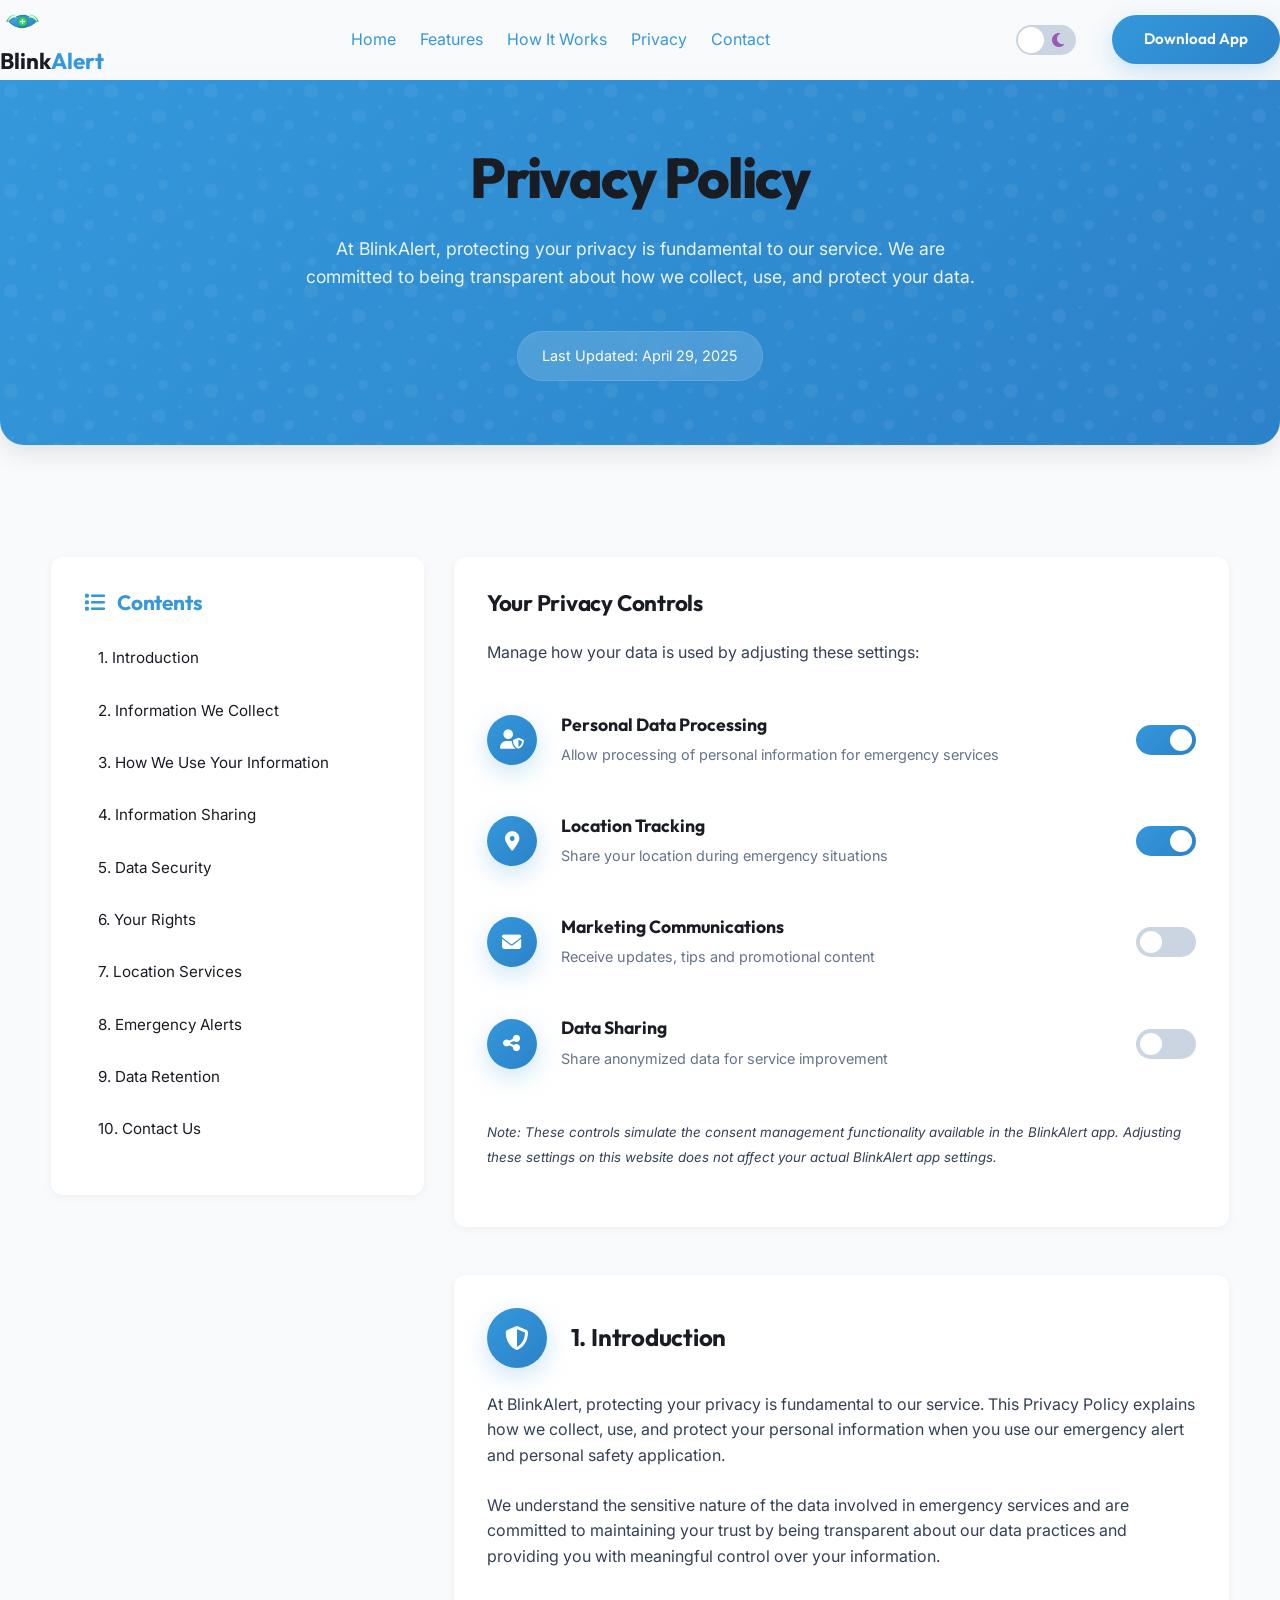
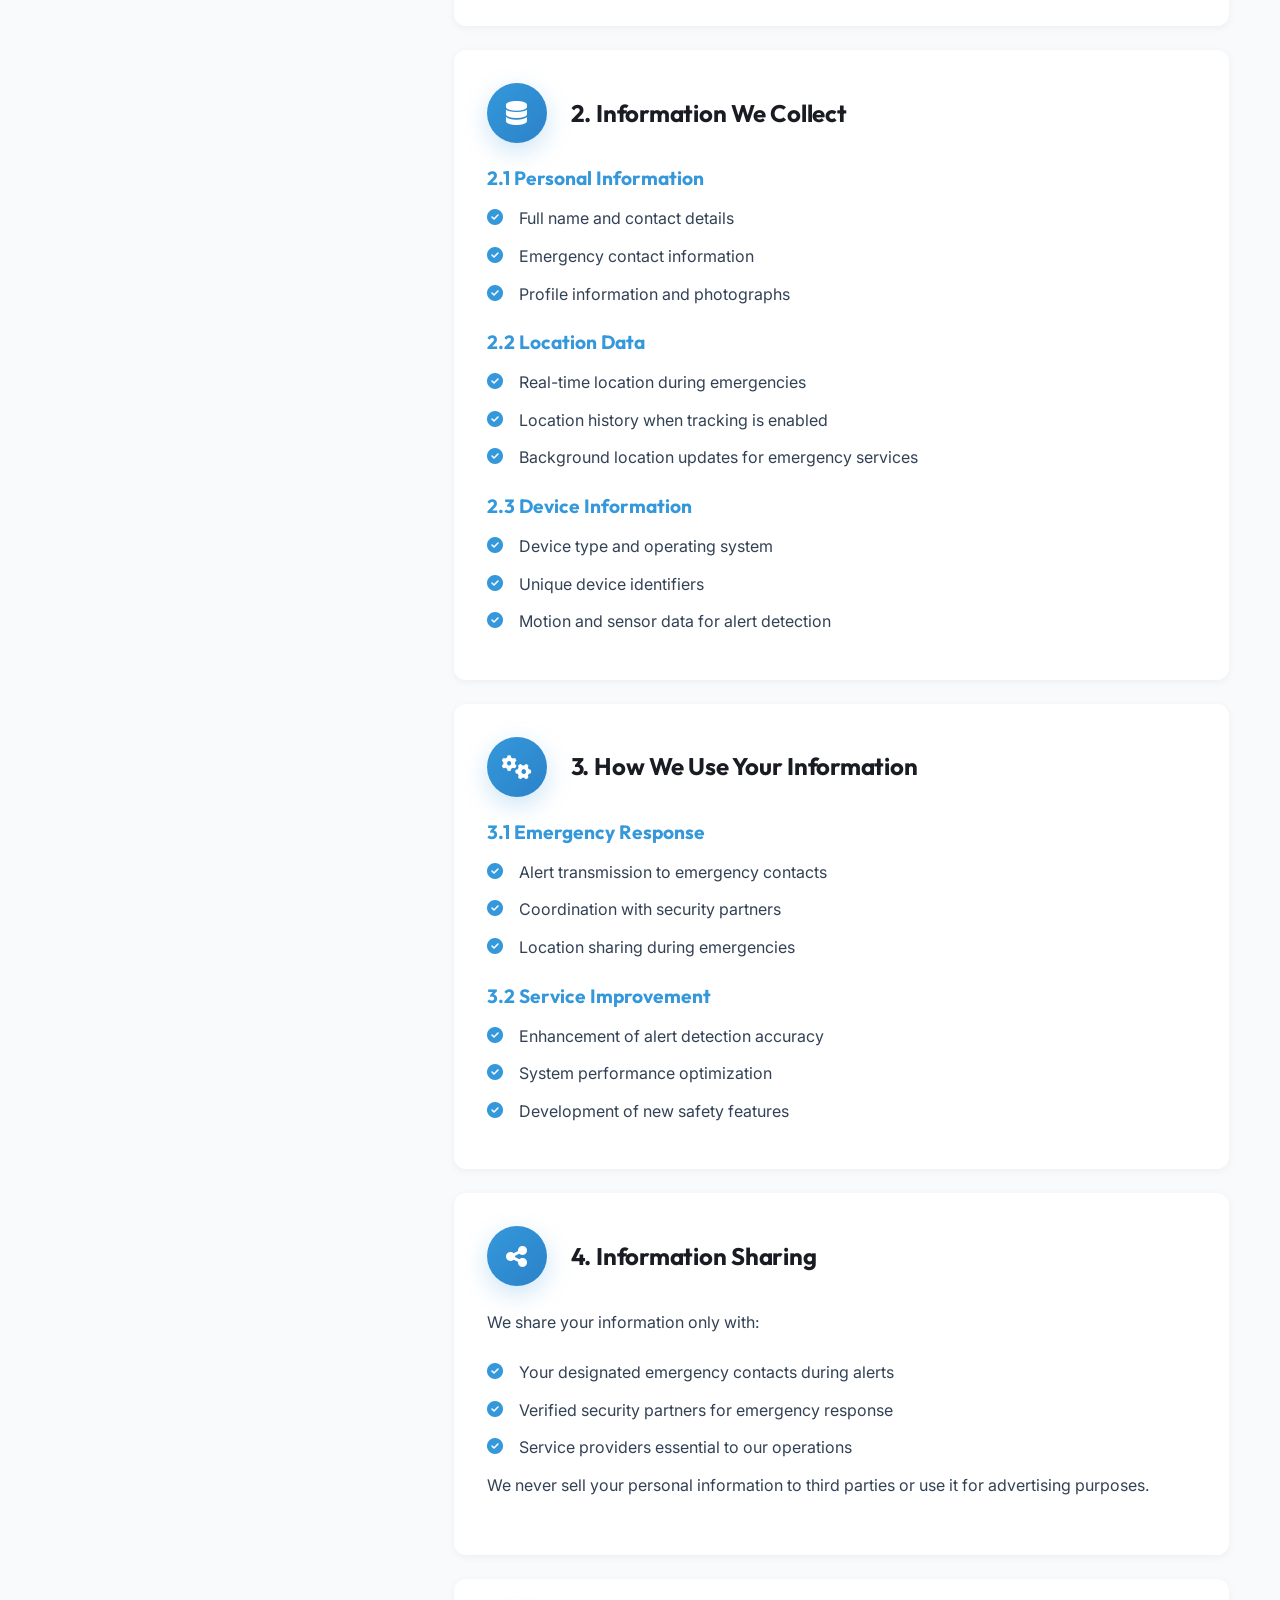
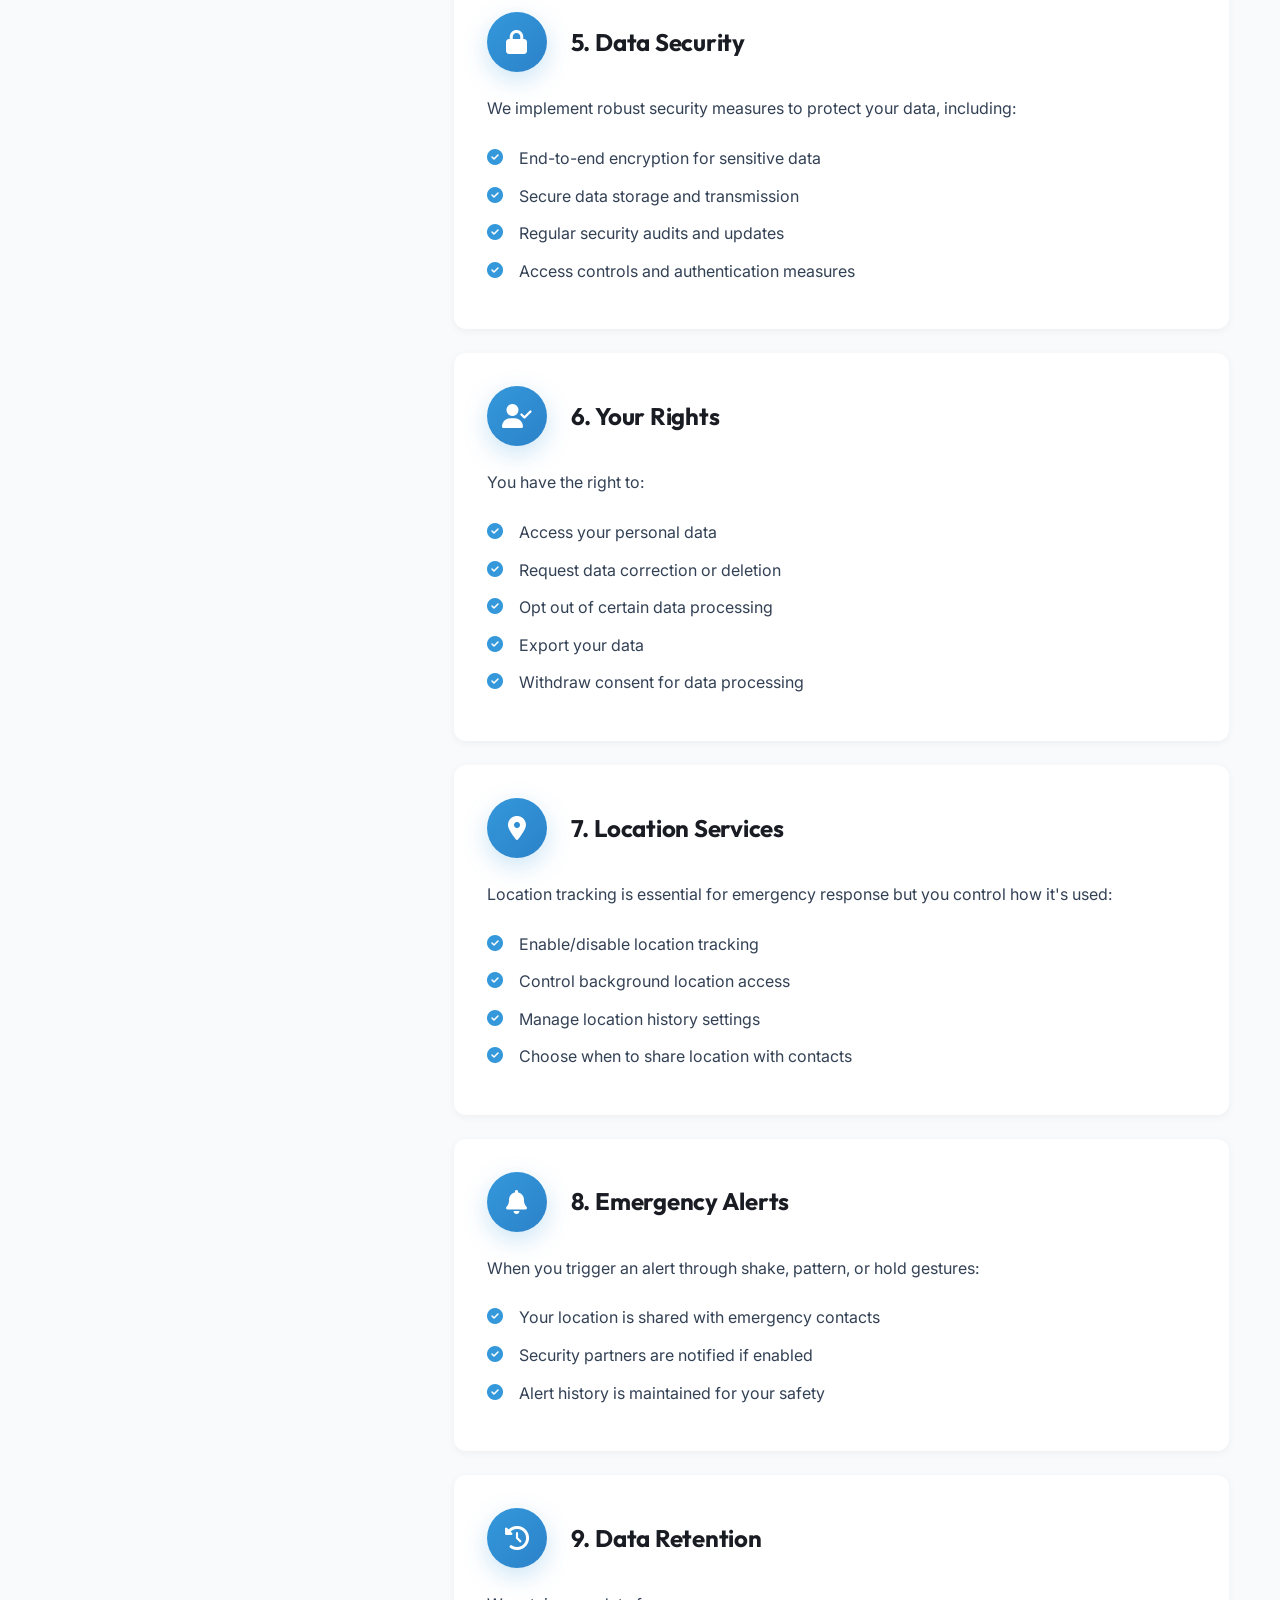
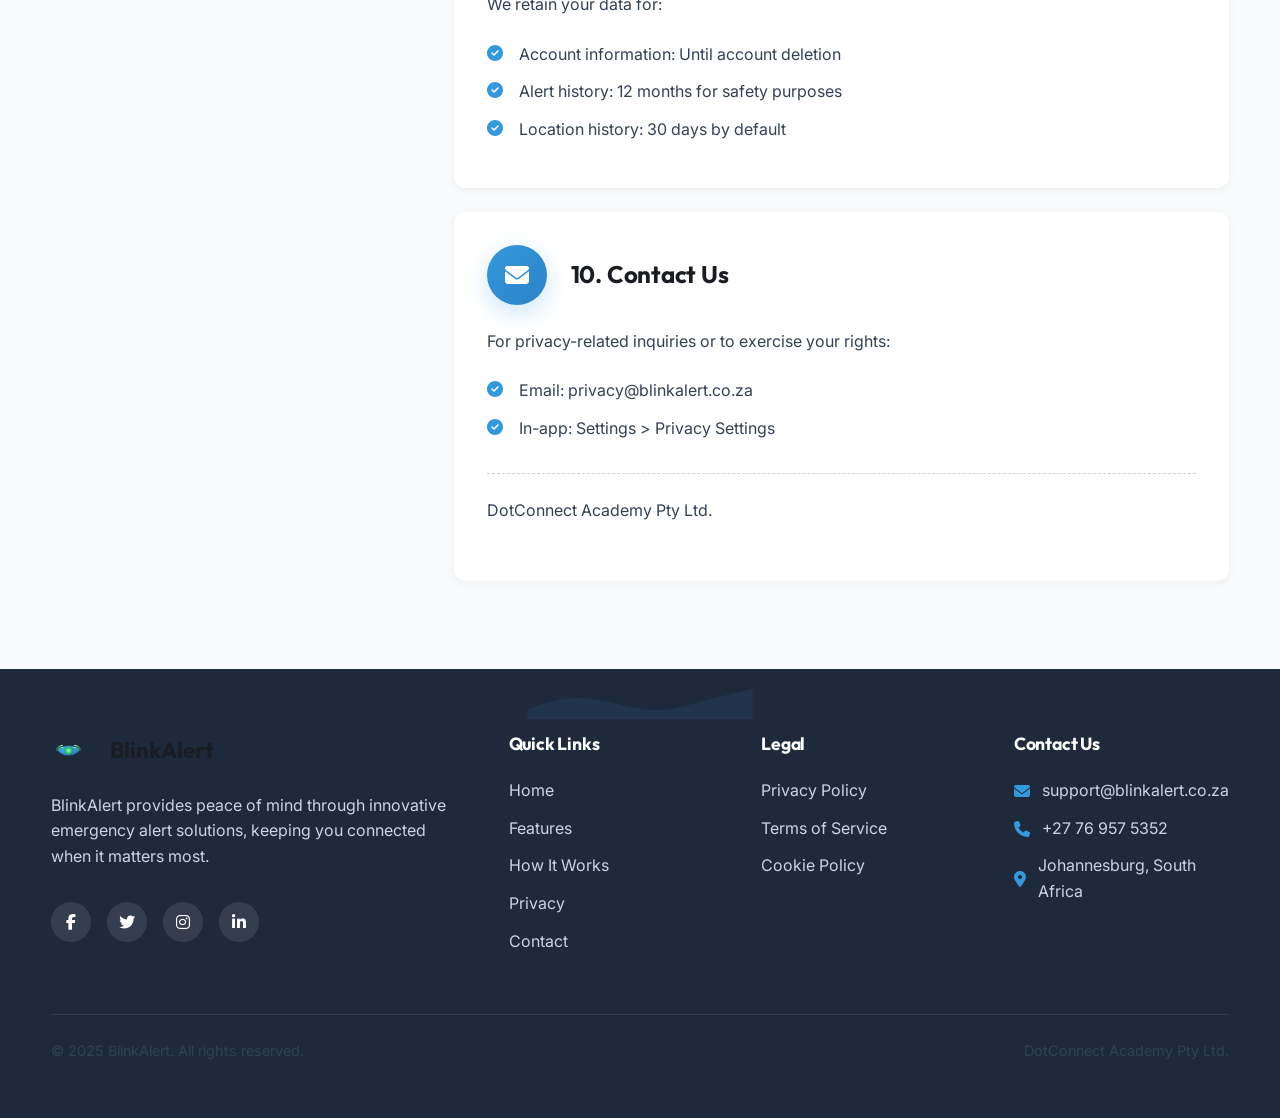
<file: privacy.html>
<!DOCTYPE html>
<html lang="en">
<head>
    <meta charset="UTF-8">
    <meta name="viewport" content="width=device-width, initial-scale=1.0">
    <title>Privacy Policy - BlinkAlert</title>
    <meta name="description" content="BlinkAlert privacy policy - How we protect your data and respect your privacy.">
    <link rel="icon" type="image/png" href="images/favicon.png">
    <link rel="shortcut icon" href="images/favicon.png">
    <link rel="apple-touch-icon" href="images/favicon.png"><link rel="stylesheet" href="css/style.css">
    <!-- Google Fonts - Outfit and Inter to match main site -->
    <link rel="preconnect" href="https://fonts.googleapis.com">
    <link rel="preconnect" href="https://fonts.gstatic.com" crossorigin>
    <link href="https://fonts.googleapis.com/css2?family=Inter:wght@300;400;500;600&family=Outfit:wght@300;400;500;600;700;800&display=swap" rel="stylesheet">
    <!-- Font Awesome for icons -->
    <link rel="stylesheet" href="https://cdnjs.cloudflare.com/ajax/libs/font-awesome/6.4.0/css/all.min.css">
    
    <!-- Privacy Page Specific Styles -->
    <style>
/* Modern Privacy Policy Styles */

/* Page Header Section */
.page-header {
    background: var(--primary-gradient);
    color: white;
    padding: var(--space-2xl) 0;
    text-align: center;
    position: relative;
    overflow: hidden;
    border-radius: 0 0 var(--radius-lg) var(--radius-lg);
    box-shadow: var(--shadow-lg);
}

.page-header::before {
    content: '';
    position: absolute;
    top: 0;
    left: 0;
    width: 100%;
    height: 100%;
    background-image: url("data:image/svg+xml,%3Csvg width='100' height='100' viewBox='0 0 100 100' xmlns='http://www.w3.org/2000/svg'%3E%3Cpath d='M11 18c3.866 0 7-3.134 7-7s-3.134-7-7-7-7 3.134-7 7 3.134 7 7 7zm48 25c3.866 0 7-3.134 7-7s-3.134-7-7-7-7 3.134-7 7 3.134 7 7 7zm-43-7c1.657 0 3-1.343 3-3s-1.343-3-3-3-3 1.343-3 3 1.343 3 3 3zm63 31c1.657 0 3-1.343 3-3s-1.343-3-3-3-3 1.343-3 3 1.343 3 3 3zM34 90c1.657 0 3-1.343 3-3s-1.343-3-3-3-3 1.343-3 3 1.343 3 3 3zm56-76c1.657 0 3-1.343 3-3s-1.343-3-3-3-3 1.343-3 3 1.343 3 3 3zM12 86c2.21 0 4-1.79 4-4s-1.79-4-4-4-4 1.79-4 4 1.79 4 4 4zm28-65c2.21 0 4-1.79 4-4s-1.79-4-4-4-4 1.79-4 4 1.79 4 4 4zm23-11c2.76 0 5-2.24 5-5s-2.24-5-5-5-5 2.24-5 5 2.24 5 5 5zm-6 60c2.21 0 4-1.79 4-4s-1.79-4-4-4-4 1.79-4 4 1.79 4 4 4zm29 22c2.76 0 5-2.24 5-5s-2.24-5-5-5-5 2.24-5 5 2.24 5 5 5zM32 63c2.76 0 5-2.24 5-5s-2.24-5-5-5-5 2.24-5 5 2.24 5 5 5zm57-13c2.76 0 5-2.24 5-5s-2.24-5-5-5-5 2.24-5 5 2.24 5 5 5zm-9-21c1.105 0 2-.895 2-2s-.895-2-2-2-2 .895-2 2 .895 2 2 2zM60 91c1.105 0 2-.895 2-2s-.895-2-2-2-2 .895-2 2 .895 2 2 2zM35 41c1.105 0 2-.895 2-2s-.895-2-2-2-2 .895-2 2 .895 2 2 2zM12 60c1.105 0 2-.895 2-2s-.895-2-2-2-2 .895-2 2 .895 2 2 2z' fill='white' fill-opacity='0.05' fill-rule='evenodd'/%3E%3C/svg%3E");
    z-index: 0;
}

.page-title {
    font-size: clamp(2.5rem, 5vw, 3.5rem);
    margin-bottom: var(--space-md);
    position: relative;
    z-index: 1;
    font-weight: 800;
}

.page-description {
    max-width: 700px;
    margin: 0 auto var(--space-md);
    font-size: 1.1rem;
    line-height: 1.6;
    position: relative;
    z-index: 1;
    color: rgba(255, 255, 255, 0.9);
}

.last-updated {
    display: inline-block;
    background-color: rgba(255, 255, 255, 0.15);
    padding: var(--space-xs) var(--space-md);
    border-radius: var(--radius-full);
    font-size: 0.9rem;
    margin-top: var(--space-sm);
    position: relative;
    z-index: 1;
    backdrop-filter: blur(5px);
    -webkit-backdrop-filter: blur(5px);
    border: 1px solid rgba(255, 255, 255, 0.1);
}

/* Privacy Content */
.privacy-content {
    padding: var(--space-2xl) 0;
    background-color: var(--light);
}

.dark-theme .privacy-content {
    background-color: var(--dark-blue);
}

.row {
    display: flex;
    flex-wrap: wrap;
    margin: 0 -15px;
}

.col-lg-4, .col-lg-8 {
    padding: 0 15px;
    width: 100%;
}

@media (min-width: 992px) {
    .col-lg-4 {
        width: 33.333333%;
    }
    .col-lg-8 {
        width: 66.666667%;
    }
}

/* Table of Contents */
.toc {
    background-color: var(--white);
    border-radius: var(--radius-md);
    padding: var(--space-lg);
    box-shadow: var(--shadow-sm);
    position: sticky;
    top: 100px;
    margin-bottom: var(--space-xl);
    border: 1px solid var(--glass-border);
}

.dark-theme .toc {
    background-color: var(--dark-blue);
    border-color: rgba(255, 255, 255, 0.1);
}

.toc-title {
    display: flex;
    align-items: center;
    gap: var(--space-xs);
    margin-bottom: var(--space-md);
    color: var(--primary);
    font-size: 1.3rem;
}

.toc-list {
    list-style: none;
    padding: 0;
    margin: 0;
}

.toc-list li {
    margin-bottom: var(--space-xs);
    padding-left: var(--space-xs);
    border-left: 2px solid transparent;
    transition: all var(--transition-normal);
}

.toc-list li:hover {
    border-left-color: var(--primary);
}

.toc-list a {
    display: block;
    padding: var(--space-2xs) 0;
    color: var(--dark);
    font-size: 0.95rem;
    transition: color var(--transition-normal);
    text-decoration: none;
}

.dark-theme .toc-list a {
    color: var(--gray-light);
}

.toc-list a:hover {
    color: var(--primary);
}

/* Consent Controls */
.consent-controls {
    background: var(--white);
    border-radius: var(--radius-md);
    padding: var(--space-lg);
    margin-bottom: var(--space-xl);
    box-shadow: var(--shadow-sm);
    border: 1px solid var(--glass-border);
}

.dark-theme .consent-controls {
    background-color: var(--dark-blue);
    border-color: rgba(255, 255, 255, 0.1);
}

.consent-controls h3 {
    margin-bottom: var(--space-md);
    color: var(--dark);
    font-size: 1.4rem;
}

.consent-controls > p {
    margin-bottom: var(--space-md);
    color: var(--gray-dark);
}

.consent-item {
    display: flex;
    justify-content: space-between;
    align-items: center;
    padding: var(--space-md) 0;
    border-bottom: 1px solid var(--glass-border);
}

.dark-theme .consent-item {
    border-bottom-color: rgba(255, 255, 255, 0.1);
}

.consent-item:last-child {
    border-bottom: none;
}

.consent-label {
    display: flex;
    align-items: center;
    gap: var(--space-md);
    flex: 1;
}

.consent-icon {
    width: 50px;
    height: 50px;
    display: flex;
    align-items: center;
    justify-content: center;
    border-radius: var(--radius-full);
    background: var(--primary-gradient);
    color: white;
    font-size: 1.2rem;
    box-shadow: var(--shadow-primary);
}

.consent-info h4 {
    margin-bottom: var(--space-2xs);
    font-size: 1.1rem;
    color: var(--dark);
}

.consent-info p {
    margin-bottom: 0;
    font-size: 0.9rem;
    color: var(--gray);
}

.consent-toggle {
    position: relative;
    width: 60px;
    height: 30px;
}

.consent-toggle input {
    opacity: 0;
    width: 0;
    height: 0;
}

.toggle-slider {
    position: absolute;
    cursor: pointer;
    top: 0;
    left: 0;
    right: 0;
    bottom: 0;
    background-color: var(--gray-light);
    transition: var(--transition-normal);
    border-radius: var(--radius-full);
}

.toggle-slider:before {
    position: absolute;
    content: "";
    height: 22px;
    width: 22px;
    left: 4px;
    bottom: 4px;
    background-color: white;
    transition: var(--transition-normal);
    border-radius: 50%;
}

input:checked + .toggle-slider {
    background: var(--primary-gradient);
}

input:checked + .toggle-slider:before {
    transform: translateX(30px);
}

.note {
    margin-top: var(--space-md);
    color: var(--gray);
    font-style: italic;
}

/* Privacy Sections */
.privacy-section {
    background-color: var(--white);
    border-radius: var(--radius-md);
    padding: var(--space-lg);
    margin-bottom: var(--space-md);
    box-shadow: var(--shadow-sm);
    transition: transform var(--transition-normal), box-shadow var(--transition-normal);
    border: 1px solid var(--glass-border);
}

.dark-theme .privacy-section {
    background-color: var(--dark-blue);
    border-color: rgba(255, 255, 255, 0.1);
}

.privacy-section:hover {
    transform: translateY(-5px);
    box-shadow: var(--shadow-md);
}

.privacy-section-header {
    display: flex;
    align-items: center;
    gap: var(--space-md);
    margin-bottom: var(--space-md);
}

.privacy-icon {
    width: 60px;
    height: 60px;
    display: flex;
    align-items: center;
    justify-content: center;
    border-radius: var(--radius-full);
    background: var(--primary-gradient);
    color: white;
    font-size: 1.5rem;
    box-shadow: var(--shadow-primary);
}

.privacy-section-title {
    margin-bottom: 0;
    color: var(--dark);
    font-size: 1.5rem;
}

.privacy-text {
    color: var(--gray-dark);
    line-height: 1.6;
    margin-bottom: var(--space-md);
}

.privacy-section h4 {
    color: var(--primary);
    margin-top: var(--space-md);
    margin-bottom: var(--space-sm);
    font-size: 1.2rem;
}

.privacy-bullet {
    display: flex;
    align-items: flex-start;
    gap: var(--space-sm);
    margin-bottom: var(--space-xs);
}

.bullet-icon {
    color: var(--primary);
    font-size: 1rem;
    margin-top: 3px;
}

.privacy-bullet span {
    flex: 1;
    color: var(--gray-dark);
}

.company-info {
    margin-top: var(--space-lg);
    padding-top: var(--space-md);
    border-top: 1px dashed var(--gray-light);
}

/* Active Section Highlighting */
:target {
    scroll-margin-top: 100px;
}

.privacy-section:target {
    border-left: 4px solid var(--primary);
}

/* Animation for section transitions */
.privacy-section {
    opacity: 0;
    transform: translateY(20px);
    animation: fadeInUp 0.5s ease forwards;
}

@keyframes fadeInUp {
    from {
        opacity: 0;
        transform: translateY(20px);
    }
    to {
        opacity: 1;
        transform: translateY(0);
    }
}

.privacy-section:nth-child(1) { animation-delay: 0.1s; }
.privacy-section:nth-child(2) { animation-delay: 0.2s; }
.privacy-section:nth-child(3) { animation-delay: 0.3s; }
.privacy-section:nth-child(4) { animation-delay: 0.4s; }
.privacy-section:nth-child(5) { animation-delay: 0.5s; }
.privacy-section:nth-child(6) { animation-delay: 0.6s; }
.privacy-section:nth-child(7) { animation-delay: 0.7s; }
.privacy-section:nth-child(8) { animation-delay: 0.8s; }
.privacy-section:nth-child(9) { animation-delay: 0.9s; }
.privacy-section:nth-child(10) { animation-delay: 1s; }

/* Responsive adjustments */
@media screen and (max-width: 992px) {
    .toc {
        position: static;
        margin-bottom: var(--space-lg);
    }
    
    .privacy-section {
        padding: var(--space-md);
    }
    
    .privacy-icon {
        width: 50px;
        height: 50px;
        font-size: 1.2rem;
    }
    
    .privacy-section-title {
        font-size: 1.3rem;
    }
}

@media screen and (max-width: 768px) {
    .consent-label {
        gap: var(--space-sm);
    }
    
    .consent-icon {
        width: 40px;
        height: 40px;
        font-size: 1rem;
    }
    
    .privacy-section-header {
        gap: var(--space-sm);
    }
    
    .privacy-icon {
        width: 40px;
        height: 40px;
        font-size: 1rem;
    }
}

@media screen and (max-width: 576px) {
    .page-header {
        padding: var(--space-xl) 0;
    }
    
    .consent-item {
        flex-direction: column;
        align-items: flex-start;
        gap: var(--space-sm);
    }
    
    .consent-toggle {
        margin-left: 65px;
    }
}
    </style>
</head>
<body>
    <header class="main-header">
        <div class="container">
            <div class="logo">
                <a href="index.html">
                    <div class="logo-img">
                        <img src="images/BlinkAlert-Logo.png" alt="BlinkAlert Logo" class="logo-image">
                    </div>
                    <span class="logo-text">Blink<span class="accent">Alert</span></span>
                </a>
            </div>
            <nav class="main-nav">
                <ul>
                    <li><a href="index.html">Home</a></li>
                    <li><a href="features.html">Features</a></li>
                    <li><a href="how-it-works.html">How It Works</a></li>
                    <li><a href="privacy.html" class="active">Privacy</a></li>
                    <li><a href="contact.html">Contact</a></li>
                </ul>
            </nav>
            <div class="header-actions">
                <div class="mode-toggle">
                    <input type="checkbox" id="theme-toggle" class="theme-toggle">
                    <label for="theme-toggle" class="toggle-label">
                        <i class="fas fa-sun"></i>
                        <i class="fas fa-moon"></i>
                        <span class="toggle-ball"></span>
                    </label>
                </div>
                <div class="mobile-menu-btn">
                    <span></span>
                    <span></span>
                    <span></span>
                </div>
                <div class="cta-button">
                    <a href="index.html#download" class="btn primary-btn">Download App</a>
                </div>
            </div>
        </div>
    </header>

    <div class="mobile-menu">
        <div class="close-menu">
            <span></span>
            <span></span>
        </div>
        <div class="mobile-menu-container">
            <ul class="mobile-nav">
                <li><a href="index.html">Home</a></li>
                <li><a href="features.html">Features</a></li>
                <li><a href="how-it-works.html">How It Works</a></li>
                <li><a href="privacy.html" class="active">Privacy</a></li>
                <li><a href="contact.html">Contact</a></li>
            </ul>
            <div class="mobile-cta">
                <a href="index.html#download" class="btn primary-btn">Download App</a>
            </div>
        </div>
    </div>

    <section class="page-header">
        <div class="container">
            <h1 class="page-title">Privacy Policy</h1>
            <p class="page-description">At BlinkAlert, protecting your privacy is fundamental to our service. We are committed to being transparent about how we collect, use, and protect your data.</p>
            <div class="last-updated">Last Updated: April 29, 2025</div>
        </div>
    </section>

    <section class="privacy-content">
        <div class="container">
            <div class="row">
                <div class="col-lg-4">
                    <div class="toc">
                        <h3 class="toc-title"><i class="fas fa-list"></i> Contents</h3>
                        <ul class="toc-list">
                            <li><a href="#introduction">1. Introduction</a></li>
                            <li><a href="#information-we-collect">2. Information We Collect</a></li>
                            <li><a href="#how-we-use">3. How We Use Your Information</a></li>
                            <li><a href="#information-sharing">4. Information Sharing</a></li>
                            <li><a href="#data-security">5. Data Security</a></li>
                            <li><a href="#your-rights">6. Your Rights</a></li>
                            <li><a href="#location-services">7. Location Services</a></li>
                            <li><a href="#emergency-alerts">8. Emergency Alerts</a></li>
                            <li><a href="#data-retention">9. Data Retention</a></li>
                            <li><a href="#contact-us">10. Contact Us</a></li>
                        </ul>
                    </div>
                </div>
                <div class="col-lg-8">
                    <div class="consent-controls">
                        <h3>Your Privacy Controls</h3>
                        <p>Manage how your data is used by adjusting these settings:</p>

                        <div class="consent-item">
                            <div class="consent-label">
                                <div class="consent-icon">
                                    <i class="fas fa-user-shield"></i>
                                </div>
                                <div class="consent-info">
                                    <h4>Personal Data Processing</h4>
                                    <p>Allow processing of personal information for emergency services</p>
                                </div>
                            </div>
                            <div class="consent-toggle">
                                <input type="checkbox" id="personal-data" checked>
                                <span class="toggle-slider"></span>
                            </div>
                        </div>

                        <div class="consent-item">
                            <div class="consent-label">
                                <div class="consent-icon">
                                    <i class="fas fa-map-marker-alt"></i>
                                </div>
                                <div class="consent-info">
                                    <h4>Location Tracking</h4>
                                    <p>Share your location during emergency situations</p>
                                </div>
                            </div>
                            <div class="consent-toggle">
                                <input type="checkbox" id="location-tracking" checked>
                                <span class="toggle-slider"></span>
                            </div>
                        </div>

                        <div class="consent-item">
                            <div class="consent-label">
                                <div class="consent-icon">
                                    <i class="fas fa-envelope"></i>
                                </div>
                                <div class="consent-info">
                                    <h4>Marketing Communications</h4>
                                    <p>Receive updates, tips and promotional content</p>
                                </div>
                            </div>
                            <div class="consent-toggle">
                                <input type="checkbox" id="marketing">
                                <span class="toggle-slider"></span>
                            </div>
                        </div>

                        <div class="consent-item">
                            <div class="consent-label">
                                <div class="consent-icon">
                                    <i class="fas fa-share-alt"></i>
                                </div>
                                <div class="consent-info">
                                    <h4>Data Sharing</h4>
                                    <p>Share anonymized data for service improvement</p>
                                </div>
                            </div>
                            <div class="consent-toggle">
                                <input type="checkbox" id="data-sharing">
                                <span class="toggle-slider"></span>
                            </div>
                        </div>
                        
                        <p class="note"><small>Note: These controls simulate the consent management functionality available in the BlinkAlert app. Adjusting these settings on this website does not affect your actual BlinkAlert app settings.</small></p>
                    </div>

                    <div class="privacy-section" id="introduction">
                        <div class="privacy-section-header">
                            <div class="privacy-icon">
                                <i class="fas fa-shield-alt"></i>
                            </div>
                            <h3 class="privacy-section-title">1. Introduction</h3>
                        </div>
                        <p class="privacy-text">
                            At BlinkAlert, protecting your privacy is fundamental to our service. This Privacy Policy 
                            explains how we collect, use, and protect your personal information when you use our 
                            emergency alert and personal safety application.
                        </p>
                        <p class="privacy-text">
                            We understand the sensitive nature of the data involved in emergency services and are 
                            committed to maintaining your trust by being transparent about our data practices and 
                            providing you with meaningful control over your information.
                        </p>
                    </div>

                    <div class="privacy-section" id="information-we-collect">
                        <div class="privacy-section-header">
                            <div class="privacy-icon">
                                <i class="fas fa-database"></i>
                            </div>
                            <h3 class="privacy-section-title">2. Information We Collect</h3>
                        </div>
                        
                        <h4>2.1 Personal Information</h4>
                        <div class="privacy-bullet">
                            <i class="fas fa-check-circle bullet-icon"></i>
                            <span>Full name and contact details</span>
                        </div>
                        <div class="privacy-bullet">
                            <i class="fas fa-check-circle bullet-icon"></i>
                            <span>Emergency contact information</span>
                        </div>
                        <div class="privacy-bullet">
                            <i class="fas fa-check-circle bullet-icon"></i>
                            <span>Profile information and photographs</span>
                        </div>
                        
                        <h4>2.2 Location Data</h4>
                        <div class="privacy-bullet">
                            <i class="fas fa-check-circle bullet-icon"></i>
                            <span>Real-time location during emergencies</span>
                        </div>
                        <div class="privacy-bullet">
                            <i class="fas fa-check-circle bullet-icon"></i>
                            <span>Location history when tracking is enabled</span>
                        </div>
                        <div class="privacy-bullet">
                            <i class="fas fa-check-circle bullet-icon"></i>
                            <span>Background location updates for emergency services</span>
                        </div>
                        
                        <h4>2.3 Device Information</h4>
                        <div class="privacy-bullet">
                            <i class="fas fa-check-circle bullet-icon"></i>
                            <span>Device type and operating system</span>
                        </div>
                        <div class="privacy-bullet">
                            <i class="fas fa-check-circle bullet-icon"></i>
                            <span>Unique device identifiers</span>
                        </div>
                        <div class="privacy-bullet">
                            <i class="fas fa-check-circle bullet-icon"></i>
                            <span>Motion and sensor data for alert detection</span>
                        </div>
                    </div>

                    <div class="privacy-section" id="how-we-use">
                        <div class="privacy-section-header">
                            <div class="privacy-icon">
                                <i class="fas fa-cogs"></i>
                            </div>
                            <h3 class="privacy-section-title">3. How We Use Your Information</h3>
                        </div>
                        
                        <h4>3.1 Emergency Response</h4>
                        <div class="privacy-bullet">
                            <i class="fas fa-check-circle bullet-icon"></i>
                            <span>Alert transmission to emergency contacts</span>
                        </div>
                        <div class="privacy-bullet">
                            <i class="fas fa-check-circle bullet-icon"></i>
                            <span>Coordination with security partners</span>
                        </div>
                        <div class="privacy-bullet">
                            <i class="fas fa-check-circle bullet-icon"></i>
                            <span>Location sharing during emergencies</span>
                        </div>
                        
                        <h4>3.2 Service Improvement</h4>
                        <div class="privacy-bullet">
                            <i class="fas fa-check-circle bullet-icon"></i>
                            <span>Enhancement of alert detection accuracy</span>
                        </div>
                        <div class="privacy-bullet">
                            <i class="fas fa-check-circle bullet-icon"></i>
                            <span>System performance optimization</span>
                        </div>
                        <div class="privacy-bullet">
                            <i class="fas fa-check-circle bullet-icon"></i>
                            <span>Development of new safety features</span>
                        </div>
                    </div>

                    <div class="privacy-section" id="information-sharing">
                        <div class="privacy-section-header">
                            <div class="privacy-icon">
                                <i class="fas fa-share-alt"></i>
                            </div>
                            <h3 class="privacy-section-title">4. Information Sharing</h3>
                        </div>
                        
                        <p class="privacy-text">We share your information only with:</p>
                        <div class="privacy-bullet">
                            <i class="fas fa-check-circle bullet-icon"></i>
                            <span>Your designated emergency contacts during alerts</span>
                        </div>
                        <div class="privacy-bullet">
                            <i class="fas fa-check-circle bullet-icon"></i>
                            <span>Verified security partners for emergency response</span>
                        </div>
                        <div class="privacy-bullet">
                            <i class="fas fa-check-circle bullet-icon"></i>
                            <span>Service providers essential to our operations</span>
                        </div>
                        
                        <p class="privacy-text">
                            We never sell your personal information to third parties or use it for advertising purposes.
                        </p>
                    </div>

                    <div class="privacy-section" id="data-security">
                        <div class="privacy-section-header">
                            <div class="privacy-icon">
                                <i class="fas fa-lock"></i>
                            </div>
                            <h3 class="privacy-section-title">5. Data Security</h3>
                        </div>
                        
                        <p class="privacy-text">
                            We implement robust security measures to protect your data, including:
                        </p>
                        <div class="privacy-bullet">
                            <i class="fas fa-check-circle bullet-icon"></i>
                            <span>End-to-end encryption for sensitive data</span>
                        </div>
                        <div class="privacy-bullet">
                            <i class="fas fa-check-circle bullet-icon"></i>
                            <span>Secure data storage and transmission</span>
                        </div>
                        <div class="privacy-bullet">
                            <i class="fas fa-check-circle bullet-icon"></i>
                            <span>Regular security audits and updates</span>
                        </div>
                        <div class="privacy-bullet">
                            <i class="fas fa-check-circle bullet-icon"></i>
                            <span>Access controls and authentication measures</span>
                        </div>
                    </div>

                    <div class="privacy-section" id="your-rights">
                        <div class="privacy-section-header">
                            <div class="privacy-icon">
                                <i class="fas fa-user-check"></i>
                            </div>
                            <h3 class="privacy-section-title">6. Your Rights</h3>
                        </div>
                        
                        <p class="privacy-text">You have the right to:</p>
                        <div class="privacy-bullet">
                            <i class="fas fa-check-circle bullet-icon"></i>
                            <span>Access your personal data</span>
                        </div>
                        <div class="privacy-bullet">
                            <i class="fas fa-check-circle bullet-icon"></i>
                            <span>Request data correction or deletion</span>
                        </div>
                        <div class="privacy-bullet">
                            <i class="fas fa-check-circle bullet-icon"></i>
                            <span>Opt out of certain data processing</span>
                        </div>
                        <div class="privacy-bullet">
                            <i class="fas fa-check-circle bullet-icon"></i>
                            <span>Export your data</span>
                        </div>
                        <div class="privacy-bullet">
                            <i class="fas fa-check-circle bullet-icon"></i>
                            <span>Withdraw consent for data processing</span>
                        </div>
                    </div>

                    <div class="privacy-section" id="location-services">
                        <div class="privacy-section-header">
                            <div class="privacy-icon">
                                <i class="fas fa-map-marker-alt"></i>
                            </div>
                            <h3 class="privacy-section-title">7. Location Services</h3>
                        </div>
                        
                        <p class="privacy-text">
                            Location tracking is essential for emergency response but you control how it's used:
                        </p>
                        <div class="privacy-bullet">
                            <i class="fas fa-check-circle bullet-icon"></i>
                            <span>Enable/disable location tracking</span>
                        </div>
                        <div class="privacy-bullet">
                            <i class="fas fa-check-circle bullet-icon"></i>
                            <span>Control background location access</span>
                        </div>
                        <div class="privacy-bullet">
                            <i class="fas fa-check-circle bullet-icon"></i>
                            <span>Manage location history settings</span>
                        </div>
                        <div class="privacy-bullet">
                            <i class="fas fa-check-circle bullet-icon"></i>
                            <span>Choose when to share location with contacts</span>
                        </div>
                    </div>

                    <div class="privacy-section" id="emergency-alerts">
                        <div class="privacy-section-header">
                            <div class="privacy-icon">
                                <i class="fas fa-bell"></i>
                            </div>
                            <h3 class="privacy-section-title">8. Emergency Alerts</h3>
                        </div>
                        
                        <p class="privacy-text">
                            When you trigger an alert through shake, pattern, or hold gestures:
                        </p>
                        <div class="privacy-bullet">
                            <i class="fas fa-check-circle bullet-icon"></i>
                            <span>Your location is shared with emergency contacts</span>
                        </div>
                        <div class="privacy-bullet">
                            <i class="fas fa-check-circle bullet-icon"></i>
                            <span>Security partners are notified if enabled</span>
                        </div>
                        <div class="privacy-bullet">
                            <i class="fas fa-check-circle bullet-icon"></i>
                            <span>Alert history is maintained for your safety</span>
                        </div>
                    </div>

                    <div class="privacy-section" id="data-retention">
                        <div class="privacy-section-header">
                            <div class="privacy-icon">
                                <i class="fas fa-history"></i>
                            </div>
                            <h3 class="privacy-section-title">9. Data Retention</h3>
                        </div>
                        
                        <p class="privacy-text">We retain your data for:</p>
                        <div class="privacy-bullet">
                            <i class="fas fa-check-circle bullet-icon"></i>
                            <span>Account information: Until account deletion</span>
                        </div>
                        <div class="privacy-bullet">
                            <i class="fas fa-check-circle bullet-icon"></i>
                            <span>Alert history: 12 months for safety purposes</span>
                        </div>
                        <div class="privacy-bullet">
                            <i class="fas fa-check-circle bullet-icon"></i>
                            <span>Location history: 30 days by default</span>
                        </div>
                    </div>

                    <div class="privacy-section" id="contact-us">
                        <div class="privacy-section-header">
                            <div class="privacy-icon">
                                <i class="fas fa-envelope"></i>
                            </div>
                            <h3 class="privacy-section-title">10. Contact Us</h3>
                        </div>
                        
                        <p class="privacy-text">
                            For privacy-related inquiries or to exercise your rights:
                        </p>
                        <div class="privacy-bullet">
                            <i class="fas fa-check-circle bullet-icon"></i>
                            <span>Email: privacy@blinkalert.co.za</span>
                        </div>
                        <div class="privacy-bullet">
                            <i class="fas fa-check-circle bullet-icon"></i>
                            <span>In-app: Settings > Privacy Settings</span>
                        </div>
                        
                        <div class="company-info">
                            <p class="privacy-text">DotConnect Academy Pty Ltd.</p>
                        </div>
                    </div>
                </div>
            </div>
        </div>
    </section>

    <footer class="main-footer">
        <div class="footer-waves">
            <svg xmlns="http://www.w3.org/2000/svg" viewBox="0 0 1440 320">
                <path fill-opacity="0.1" d="M0,256L48,240C96,224,192,192,288,186.7C384,181,480,203,576,224C672,245,768,267,864,261.3C960,256,1056,224,1152,197.3C1248,171,1344,149,1392,138.7L1440,128L1440,320L1392,320C1344,320,1248,320,1152,320C1056,320,960,320,864,320C768,320,672,320,576,320C480,320,384,320,288,320C192,320,96,320,48,320L0,320Z"></path>
            </svg>
        </div>
        <div class="container">
            <div class="footer-top">
                <div class="footer-about">
                    <div class="footer-logo">
                        <div class="logo-img small">
                            <img src="images/BlinkAlert-Logo.png" alt="BlinkAlert Logo" class="logo-image">
                        </div>
                        <span class="logo-text">Blink<span class="accent">Alert</span></span>
                    </div>
                    <p>BlinkAlert provides peace of mind through innovative emergency alert solutions, keeping you connected when it matters most.</p>
                    <div class="social-links">
                        <a href="#" aria-label="Facebook"><i class="fab fa-facebook-f"></i></a>
                        <a href="#" aria-label="Twitter"><i class="fab fa-twitter"></i></a>
                        <a href="#" aria-label="Instagram"><i class="fab fa-instagram"></i></a>
                        <a href="#" aria-label="LinkedIn"><i class="fab fa-linkedin-in"></i></a>
                    </div>
                </div>
                <div class="footer-links">
                    <h3>Quick Links</h3>
                    <ul>
                        <li><a href="index.html">Home</a></li>
                        <li><a href="features.html">Features</a></li>
                        <li><a href="how-it-works.html">How It Works</a></li>
                        <li><a href="privacy.html">Privacy</a></li>
                        <li><a href="contact.html">Contact</a></li>
                    </ul>
                </div>
                <div class="footer-links">
                    <h3>Legal</h3>
                    <ul>
                        <li><a href="privacy.html">Privacy Policy</a></li>
                        <li><a href="terms.html">Terms of Service</a></li>
                        <li><a href="cookie-policy.html">Cookie Policy</a></li>
                    </ul>
                </div>
                <div class="footer-contact">
                    <h3>Contact Us</h3>
                    <ul>
                        <li><i class="fas fa-envelope"></i> support@blinkalert.co.za</li>
                        <li><i class="fas fa-phone"></i> +27 76 957 5352</li>
                        <li><i class="fas fa-map-marker-alt"></i> Johannesburg, South Africa</li>
                    </ul>
                </div>
            </div>
            <div class="footer-bottom">
                <p>&copy; 2025 BlinkAlert. All rights reserved.</p>
                <p class="company">DotConnect Academy Pty Ltd.</p>
            </div>
        </div>
    </footer>

    <!-- JavaScript for Toggle Functionality -->
    <script>
        // Dark/Light mode toggle
        const themeToggle = document.getElementById('theme-toggle');
        const body = document.body;
        
        // Check for saved theme preference or respect OS preference
        if (localStorage.getItem('theme') === 'dark' || 
            (window.matchMedia('(prefers-color-scheme: dark)').matches && 
             !localStorage.getItem('theme'))) {
            body.classList.add('dark-theme');
            themeToggle.checked = true;
        }
        
        // Toggle theme when checkbox changes
        themeToggle.addEventListener('change', function() {
            if (this.checked) {
                body.classList.add('dark-theme');
                localStorage.setItem('theme', 'dark');
            } else {
                body.classList.remove('dark-theme');
                localStorage.setItem('theme', 'light');
            }
        });
        
        // Mobile menu functionality
        const mobileMenuBtn = document.querySelector('.mobile-menu-btn');
        const closeMenuBtn = document.querySelector('.close-menu');
        const mobileMenu = document.querySelector('.mobile-menu');
        
        mobileMenuBtn.addEventListener('click', function() {
            mobileMenu.classList.add('active');
        });
        
        closeMenuBtn.addEventListener('click', function() {
            mobileMenu.classList.remove('active');
        });

        // Privacy toggle switches
        document.addEventListener('DOMContentLoaded', function() {
            // Add click sound effect on toggle
            const toggles = document.querySelectorAll('.consent-toggle input');
            toggles.forEach(toggle => {
                toggle.addEventListener('change', function() {
                    // You could add a subtle sound effect here
                    console.log(`${this.id} toggle changed to: ${this.checked}`);
                });
            });
            
            // Smooth scroll for table of contents links
            document.querySelectorAll('.toc-list a').forEach(anchor => {
                anchor.addEventListener('click', function(e) {
                    e.preventDefault();
                    const targetId = this.getAttribute('href');
                    const targetElement = document.querySelector(targetId);
                    
                    window.scrollTo({
                        top: targetElement.offsetTop - 90,
                        behavior: 'smooth'
                    });
                    
                    // Highlight active section in TOC
                    document.querySelectorAll('.toc-list li').forEach(li => {
                        li.style.borderLeftColor = 'transparent';
                    });
                    this.parentElement.style.borderLeftColor = 'var(--primary)';
                });
            });
        });
    </script>
</body>
</html>
</file>
<file: css/style.css>
/* ==========================================
   Ultra Modern CSS - BlinkAlert Website
   ========================================== */

   :root {
    /* Main Color Palette */
    --primary: #3498db;
    --primary-dark: #2980b9;
    --primary-light: #7fc1f1;
    --primary-gradient: linear-gradient(135deg, #3498db, #2c82c9);
    
    --secondary: #2ecc71;
    --secondary-dark: #27ae60;
    --secondary-light: #7de9a4;
    --secondary-gradient: linear-gradient(135deg, #2ecc71, #27ae60);
    
    --accent: #f1c40f;
    --accent-dark: #f39c12;
    --accent-gradient: linear-gradient(135deg, #f1c40f, #f39c12);
    
    --danger: #e74c3c;
    --danger-dark: #c0392b;
    --danger-gradient: linear-gradient(135deg, #e74c3c, #c0392b);
    
    --dark: #1a1c23;
    --dark-blue: #1e293b;
    --gray-dark: #334155;
    --gray: #64748b;
    --gray-light: #cbd5e1;
    --light: #f8fafc;
    --white: #ffffff;
    
    /* Typography */
    --font-heading: 'Outfit', sans-serif;
    --font-body: 'Inter', sans-serif;
    
    /* Spacing */
    --space-3xs: 0.25rem;   /* 4px */
    --space-2xs: 0.5rem;    /* 8px */
    --space-xs: 0.75rem;    /* 12px */
    --space-sm: 1rem;       /* 16px */
    --space-md: 1.5rem;     /* 24px */
    --space-lg: 2rem;       /* 32px */
    --space-xl: 3rem;       /* 48px */
    --space-2xl: 4rem;      /* 64px */
    --space-3xl: 6rem;      /* 96px */
    
    /* Border radius */
    --radius-sm: 0.375rem;  /* 6px */
    --radius-md: 0.75rem;   /* 12px */
    --radius-lg: 1.5rem;    /* 24px */
    --radius-full: 9999px;
    
    /* Box shadows */
    --shadow-sm: 0 2px 8px rgba(0, 0, 0, 0.05);
    --shadow-md: 0 4px 12px rgba(0, 0, 0, 0.08);
    --shadow-lg: 0 8px 24px rgba(0, 0, 0, 0.1);
    --shadow-primary: 0 8px 24px rgba(52, 152, 219, 0.25);
    --shadow-secondary: 0 8px 24px rgba(46, 204, 113, 0.25);
    
    /* Animations */
    --transition-fast: 0.2s cubic-bezier(0.4, 0, 0.2, 1);
    --transition-normal: 0.3s cubic-bezier(0.4, 0, 0.2, 1);
    --transition-slow: 0.5s cubic-bezier(0.4, 0, 0.2, 1);
    
    /* Z-index layers */
    --z-base: 1;
    --z-above: 10;
    --z-dropdown: 50;
    --z-modal: 100;
    --z-overlay: 1000;
    
    /* Glassmorphism */
    --glass-bg: rgba(255, 255, 255, 0.1);
    --glass-border: rgba(255, 255, 255, 0.2);
    --glass-shine: rgba(255, 255, 255, 0.5);
    --glass-shadow: 0 8px 32px 0 rgba(0, 0, 0, 0.08);
    --glass-blur: 8px;
}

/* Dark Theme Variables */
.dark-theme {
    --primary: #60a5fa;
    --primary-dark: #3b82f6;
    --primary-light: #93c5fd;
    --primary-gradient: linear-gradient(135deg, #60a5fa, #3b82f6);
    
    --secondary: #4ade80;
    --secondary-dark: #22c55e;
    --secondary-light: #86efac;
    --secondary-gradient: linear-gradient(135deg, #4ade80, #22c55e);
    
    --dark: #f8fafc;
    --dark-blue: #e2e8f0;
    --gray-dark: #cbd5e1;
    --gray: #94a3b8;
    --gray-light: #475569;
    --light: #1e293b;
    --white: #0f172a;
    
    --glass-bg: rgba(15, 23, 42, 0.3);
    --glass-border: rgba(255, 255, 255, 0.1);
    --glass-shadow: 0 8px 32px 0 rgba(0, 0, 0, 0.2);
}

/* Base Reset */
*, *::before, *::after {
    margin: 0;
    padding: 0;
    box-sizing: border-box;
}

html {
    font-size: 16px;
    scroll-behavior: smooth;
    scroll-padding-top: 80px; /* For fixed header */
}

body {
    font-family: var(--font-body);
    font-weight: 400;
    line-height: 1.6;
    color: var(--dark);
    background-color: var(--light);
    transition: background-color var(--transition-normal), color var(--transition-normal);
    overflow-x: hidden;
    position: relative;
}

img {
    max-width: 100%;
    height: auto;
    display: block;
}

a {
    text-decoration: none;
    color: var(--primary);
    transition: color var(--transition-normal);
}

a:hover {
    color: var(--primary-dark);
}

ul {
    list-style: none;
}

.container {
    width: 92%;
    max-width: 1280px;
    margin: 0 auto;
    position: relative;
    z-index: var(--z-base);
}

/* Typography */
h1, h2, h3, h4, h5, h6 {
    font-family: var(--font-heading);
    font-weight: 700;
    line-height: 1.2;
    margin-bottom: var(--space-sm);
    color: var(--dark);
    transition: color var(--transition-normal);
}

h1 {
    font-size: clamp(2.5rem, 5vw, 4rem);
    letter-spacing: -0.03em;
}

h2 {
    font-size: clamp(2rem, 4vw, 3rem);
    letter-spacing: -0.02em;
}

h3 {
    font-size: clamp(1.3rem, 3vw, 2rem);
    letter-spacing: -0.01em;
}

p {
    margin-bottom: var(--space-md);
    color: var(--gray-dark);
    transition: color var(--transition-normal);
}

.gradient-text {
    background: var(--primary-gradient);
    -webkit-background-clip: text;
    background-clip: text;
    color: transparent;
    display: inline-block;
    position: relative;
}

/* Noise Overlay */
.noise-overlay {
    position: fixed;
    top: 0;
    left: 0;
    width: 100%;
    height: 100%;
    background-image: url('[data-uri]');
    pointer-events: none;
    z-index: var(--z-overlay);
    opacity: 0.2;
}

/* Cursor Glow Effect */
.cursor-glow {
    position: fixed;
    width: 20px;
    height: 20px;
    border-radius: 50%;
    background: var(--primary-gradient);
    filter: blur(80px);
    opacity: 0.3;
    pointer-events: none;
    z-index: var(--z-overlay);
    mix-blend-mode: screen;
    display: none;
}

/* Header */
.main-header {
    height: 80px;
    display: flex;
    align-items: center;
    position: sticky;
    top: 0;
    z-index: var(--z-overlay);
    backdrop-filter: blur(var(--glass-blur));
    -webkit-backdrop-filter: blur(var(--glass-blur));
    background-color: rgba(248, 250, 252, 0.85);
    border-bottom: 1px solid var(--glass-border);
    transition: background-color var(--transition-normal), border-color var(--transition-normal);
}

.dark-theme .main-header {
    background-color: rgba(15, 23, 42, 0.85);
}

.main-header .container {
    display: flex;
    justify-content: space-between;
    align-items: center;
    width: 100%;
}

.logo {
    display: flex;
    align-items: center;
    gap: var(--space-xs);
}

.logo-icon {
    width: 45px;
    height: 45px;
}

.logo-icon.small {
    width: 35px;
    height: 35px;
}

.logo-svg {
    width: 100%;
    height: 100%;
}

.logo-text {
    font-family: var(--font-heading);
    font-size: 1.4rem;
    font-weight: 700;
    color: var(--dark);
    transition: color var(--transition-normal);
}

.logo .accent {
    color: var(--primary);
}

.main-nav ul {
    display: flex;
    gap: var(--space-md);
}

.nav-link {
    color: var(--gray-dark);
    font-weight: 500;
    position: relative;
    padding: var(--space-xs) var(--space-xs);
    font-size: 0.95rem;
    transition: color var(--transition-normal);
}

.nav-link::after {
    content: '';
    position: absolute;
    bottom: 0;
    left: 0;
    width: 0;
    height: 2px;
    background: var(--primary-gradient);
    transition: width var(--transition-normal);
}

.nav-link:hover, .nav-link.active {
    color: var(--primary);
}

.nav-link:hover::after, .nav-link.active::after {
    width: 100%;
}

.header-actions {
    display: flex;
    align-items: center;
    gap: var(--space-md);
}

/* Dark Mode Toggle */
.mode-toggle {
    position: relative;
    margin-right: var(--space-xs);
}

.theme-toggle {
    opacity: 0;
    position: absolute;
}

.toggle-label {
    display: flex;
    align-items: center;
    justify-content: space-between;
    width: 60px;
    height: 30px;
    background-color: var(--gray-light);
    border-radius: var(--radius-full);
    padding: 0 var(--space-xs);
    position: relative;
    cursor: pointer;
    transition: background-color var(--transition-normal);
}

.toggle-label .fa-sun {
    color: var(--accent);
}

.toggle-label .fa-moon {
    color: #9b59b6;
}

.toggle-ball {
    position: absolute;
    top: 2px;
    left: 2px;
    width: 26px;
    height: 26px;
    background-color: var(--white);
    border-radius: 50%;
    transition: transform var(--transition-normal);
}

.theme-toggle:checked + .toggle-label {
    background-color: var(--primary);
}

.theme-toggle:checked + .toggle-label .toggle-ball {
    transform: translateX(30px);
}

/* Mobile Menu Button */
.mobile-menu-btn {
    display: none;
    flex-direction: column;
    justify-content: space-between;
    width: 30px;
    height: 20px;
    cursor: pointer;
    z-index: var(--z-modal);
}

.mobile-menu-btn span {
    display: block;
    width: 100%;
    height: 2px;
    background-color: var(--dark);
    transition: transform var(--transition-normal), opacity var(--transition-normal), background-color var(--transition-normal);
}

/* Mobile Menu */
.mobile-menu {
    position: fixed;
    top: 0;
    right: -100%;
    width: 100%;
    height: 100%;
    background-color: var(--light);
    z-index: var(--z-modal);
    transition: right var(--transition-normal);
    display: flex;
    flex-direction: column;
    justify-content: center;
    align-items: center;
}

.mobile-menu.active {
    right: 0;
}

.close-menu {
    position: absolute;
    top: 20px;
    right: 20px;
    width: 30px;
    height: 30px;
    cursor: pointer;
    z-index: var(--z-dropdown);
}

.close-menu span {
    display: block;
    width: 100%;
    height: 2px;
    background-color: var(--dark);
    position: absolute;
    top: 50%;
    transform-origin: center;
}

.close-menu span:first-child {
    transform: translateY(-50%) rotate(45deg);
}

.close-menu span:last-child {
    transform: translateY(-50%) rotate(-45deg);
}

.mobile-menu-container {
    width: 90%;
    margin: 0 auto;
    text-align: center;
}

.mobile-nav {
    margin-bottom: var(--space-xl);
}

.mobile-nav li {
    margin-bottom: var(--space-lg);
}

.mobile-nav a {
    font-size: 1.5rem;
    font-weight: 600;
    color: var(--dark);
    transition: color var(--transition-normal);
}

.mobile-nav a:hover, .mobile-nav a.active {
    color: var(--primary);
}

.mobile-cta {
    margin-top: var(--space-lg);
}

/* Buttons */
.btn {
    display: inline-flex;
    align-items: center;
    justify-content: center;
    padding: var(--space-xs) var(--space-lg);
    border-radius: var(--radius-full);
    font-family: var(--font-heading);
    font-weight: 600;
    font-size: 0.95rem;
    transition: all var(--transition-normal);
    border: none;
    position: relative;
    overflow: hidden;
    cursor: pointer;
    box-shadow: var(--shadow-sm);
}

.btn-content {
    display: flex;
    align-items: center;
    gap: var(--space-xs);
    position: relative;
    z-index: 2;
}

.primary-btn {
    background: var(--primary-gradient);
    color: var(--white);
    box-shadow: var(--shadow-primary);
}

.primary-btn::before {
    content: '';
    position: absolute;
    top: 0;
    left: 0;
    width: 100%;
    height: 100%;
    background: var(--secondary-gradient);
    z-index: 1;
    opacity: 0;
    transition: opacity var(--transition-normal);
}

.primary-btn:hover {
    transform: translateY(-3px);
    box-shadow: var(--shadow-primary);
    color: var(--white);
}

.primary-btn:hover::before {
    opacity: 1;
}

.outline-btn {
    background-color: transparent;
    color: var(--primary);
    border: 2px solid var(--primary);
}

.outline-btn:hover {
    background-color: var(--primary);
    color: var(--white);
    transform: translateY(-3px);
}

.outline-btn.light {
    color: var(--white);
    border-color: var(--white);
}

.outline-btn.light:hover {
    background-color: var(--white);
    color: var(--primary);
}

/* Hero Section */
.hero {
    padding: var(--space-2xl) 0 var(--space-xl);
    position: relative;
    overflow: hidden;
    min-height: calc(100vh - 80px);
    display: flex;
    align-items: center;
}

.hero-shapes {
    position: absolute;
    top: 0;
    left: 0;
    width: 100%;
    height: 100%;
    overflow: hidden;
    z-index: 0;
}

.hero-shape {
    position: absolute;
    border-radius: 30% 70% 70% 30% / 30% 30% 70% 70%;
    filter: blur(40px);
}

.hero-shape-1 {
    top: -10%;
    right: -5%;
    width: 500px;
    height: 500px;
    background: linear-gradient(315deg, rgba(46, 204, 113, 0.1), rgba(46, 204, 113, 0.03));
    animation: float-slow 10s infinite alternate;
}

.hero-shape-2 {
    bottom: -20%;
    left: -10%;
    width: 600px;
    height: 600px;
    background: linear-gradient(315deg, rgba(52, 152, 219, 0.1), rgba(52, 152, 219, 0.03));
    animation: float-slow 12s infinite alternate-reverse;
}

.hero-shape-3 {
    top: 40%;
    right: 20%;
    width: 300px;
    height: 300px;
    background: linear-gradient(315deg, rgba(241, 196, 15, 0.08), rgba(241, 196, 15, 0.02));
    animation: float-slow 8s infinite alternate;
}

.hero-shape-4 {
    top: 60%;
    left: 15%;
    width: 250px;
    height: 250px;
    background: linear-gradient(315deg, rgba(52, 152, 219, 0.08), rgba(52, 152, 219, 0.02));
    animation: float-slow 14s infinite alternate-reverse;
}

.hero .container {
    display: grid;
    grid-template-columns: 1fr 1fr;
    gap: var(--space-lg);
    align-items: center;
    position: relative;
    z-index: 1;
}

.hero-content {
    position: relative;
    z-index: 2;
}

.hero-title {
    margin-bottom: var(--space-md);
    line-height: 1.1;
    font-weight: 800;
}

.hero-description {
    font-size: 1.1rem;
    margin-bottom: var(--space-lg);
    max-width: 90%;
    color: var(--gray-dark);
}

.hero-buttons {
    display: flex;
    gap: var(--space-md);
    margin-bottom: var(--space-lg);
}

.hero-badges {
    display: flex;
    gap: var(--space-md);
    margin-top: var(--space-lg);
}

.badge {
    display: flex;
    align-items: center;
    gap: var(--space-xs);
    padding: var(--space-xs) var(--space-sm);
    border-radius: var(--radius-full);
    background-color: var(--glass-bg);
    backdrop-filter: blur(var(--glass-blur));
    -webkit-backdrop-filter: blur(var(--glass-blur));
    border: 1px solid var(--glass-border);
    box-shadow: var(--glass-shadow);
}

.badge i {
    color: var(--primary);
}

.badge span {
    font-weight: 500;
    font-size: 0.9rem;
    color: var(--dark);
}

.hero-visual {
    position: relative;
    z-index: 2;
}

/* Updated Phone Mockup Styles */
.phone-mockup {
    position: relative;
    max-width: 320px;
    margin: 0 auto;
}

.phone-frame {
    position: relative;
    border-radius: 45px;
    box-shadow: var(--shadow-lg);
    background-color: var(--white);
    padding: 8px;
    border: 1px solid var(--gray-light);
    /* Ensure a fixed aspect ratio */
    aspect-ratio: 1/2;
    overflow: hidden;
}

.phone-frame img {
    width: calc(100% - 0px);
    height: calc(100% - 0px);
    object-fit: cover;
    border-radius: 38px;
    z-index: 1;
    position: relative;
}

.phone-notch {
    position: absolute;
    top: 8px;
    left: 50%;
    transform: translateX(-50%);
    width: 150px;
    height: 25px;
    background-color: var(--dark);
    border-radius: 0 0 15px 15px;
    z-index: 2;
}

.phone-reflection {
    position: absolute;
    top: 8px;
    left: 8px;
    width: calc(100% - 16px);
    height: calc(100% - 16px);
    background: linear-gradient(
        135deg,
        rgba(255, 255, 255, 0.5) 0%,
        rgba(255, 255, 255, 0) 50%
    );
    z-index: 3;
    border-radius: 38px;
    pointer-events: none;
}

/* Updated Floating Elements Positioning */
.floating-elements {
    position: absolute;
    top: 0;
    left: 0;
    width: 100%;
    height: 100%;
    z-index: 10;
    pointer-events: none; /* Ensure clicks go through to elements beneath */
}

.float-element {
    position: absolute;
    border-radius: var(--radius-md);
    background-color: var(--glass-bg);
    backdrop-filter: blur(var(--glass-blur));
    -webkit-backdrop-filter: blur(var(--glass-blur));
    border: 1px solid var(--glass-border);
    box-shadow: var(--glass-shadow);
}

.alert-notification {
    top: 10%;
    right: -30px;
    padding: var(--space-xs);
    display: flex;
    align-items: center;
    gap: var(--space-xs);
    min-width: 200px;
    animation: float 4s ease-in-out infinite;
}

.notification-icon {
    width: 40px;
    height: 40px;
    background-color: var(--danger);
    border-radius: 50%;
    display: flex;
    justify-content: center;
    align-items: center;
    color: var(--white);
}

.notification-content {
    flex: 1;
}

.notification-content h4 {
    margin-bottom: 0;
    font-size: 0.9rem;
    color: var(--dark);
}

.notification-content p {
    margin-bottom: 0;
    font-size: 0.75rem;
    color: var(--gray);
}

.location-pulse {
    bottom: 20%;
    left: -20px;
    width: 80px;
    height: 80px;
    border-radius: 50%;
    background-color: transparent;
    border: none;
    box-shadow: none;
    animation: float 5s ease-in-out infinite alternate;
}

.pulse-rings {
    position: absolute;
    top: 0;
    left: 0;
    width: 100%;
    height: 100%;
}

.pulse-ring {
    position: absolute;
    top: 50%;
    left: 50%;
    transform: translate(-50%, -50%);
    border-radius: 50%;
    background-color: var(--primary-light);
    opacity: 0;
    animation: pulse 2s infinite;
}

.pulse-ring:nth-child(1) {
    width: 100%;
    height: 100%;
    animation-delay: 0s;
}

.pulse-ring:nth-child(2) {
    width: 80%;
    height: 80%;
    animation-delay: 0.5s;
}

.pulse-ring:nth-child(3) {
    width: 60%;
    height: 60%;
    animation-delay: 1s;
}

.pulse-dot {
    position: absolute;
    top: 50%;
    left: 50%;
    transform: translate(-50%, -50%);
    width: 40px;
    height: 40px;
    background: var(--primary-gradient);
    border-radius: 50%;
    display: flex;
    justify-content: center;
    align-items: center;
    color: var(--white);
    box-shadow: var(--shadow-primary);
    z-index: 2;
}

.stat-card {
    bottom: 50%;
    right: -40px;
    padding: var(--space-xs);
    display: flex;
    align-items: center;
    gap: var(--space-xs);
    animation: float 6s ease-in-out infinite alternate-reverse;
}

.stat-icon {
    width: 30px;
    height: 30px;
    background-color: var(--secondary);
    border-radius: 50%;
    display: flex;
    justify-content: center;
    align-items: center;
    color: var(--white);
}

.stat-info {
    display: flex;
    flex-direction: column;
}

.stat-label {
    font-size: 0.7rem;
    color: var(--gray);
}

.stat-value {
    font-weight: 600;
    color: var(--dark);
}

.scroll-indicator {
    position: absolute;
    bottom: var(--space-lg);
    left: 50%;
    transform: translateX(-50%);
    display: flex;
    flex-direction: column;
    align-items: center;
    gap: var(--space-xs);
    opacity: 0.8;
    animation: fade-in-up 1s var(--transition-normal) forwards;
    animation-delay: 1s;
    opacity: 0;
}

.mouse {
    width: 30px;
    height: 50px;
    border: 2px solid var(--gray);
    border-radius: var(--radius-full);
    display: flex;
    justify-content: center;
    padding-top: var(--space-xs);
}

.mouse-wheel {
    width: 6px;
    height: 10px;
    background-color: var(--gray);
    border-radius: var(--radius-full);
    animation: mouse-wheel 1.5s infinite;
}

.scroll-indicator span {
    font-size: 0.8rem;
    color: var(--gray);
    text-transform: uppercase;
    letter-spacing: 2px;
}

/* Features Section */
/* ==========================================
   Modern Features Page Styles for BlinkAlert
   ========================================== */

/* Page Header Styles */
.page-header {
    background: var(--primary-gradient);
    color: white;
    padding: var(--space-2xl) 0;
    text-align: center;
    position: relative;
    overflow: hidden;
    margin-bottom: var(--space-xl);
    border-radius: 0 0 var(--radius-lg) var(--radius-lg);
    box-shadow: var(--shadow-lg);
}

.page-header::before {
    content: '';
    position: absolute;
    top: 0;
    left: 0;
    width: 100%;
    height: 100%;
    background-image: url("data:image/svg+xml,%3Csvg width='100' height='100' viewBox='0 0 100 100' xmlns='http://www.w3.org/2000/svg'%3E%3Cpath d='M11 18c3.866 0 7-3.134 7-7s-3.134-7-7-7-7 3.134-7 7 3.134 7 7 7zm48 25c3.866 0 7-3.134 7-7s-3.134-7-7-7-7 3.134-7 7 3.134 7 7 7zm-43-7c1.657 0 3-1.343 3-3s-1.343-3-3-3-3 1.343-3 3 1.343 3 3 3zm63 31c1.657 0 3-1.343 3-3s-1.343-3-3-3-3 1.343-3 3 1.343 3 3 3zM34 90c1.657 0 3-1.343 3-3s-1.343-3-3-3-3 1.343-3 3 1.343 3 3 3zm56-76c1.657 0 3-1.343 3-3s-1.343-3-3-3-3 1.343-3 3 1.343 3 3 3zM12 86c2.21 0 4-1.79 4-4s-1.79-4-4-4-4 1.79-4 4 1.79 4 4 4zm28-65c2.21 0 4-1.79 4-4s-1.79-4-4-4-4 1.79-4 4 1.79 4 4 4zm23-11c2.76 0 5-2.24 5-5s-2.24-5-5-5-5 2.24-5 5 2.24 5 5 5zm-6 60c2.21 0 4-1.79 4-4s-1.79-4-4-4-4 1.79-4 4 1.79 4 4 4zm29 22c2.76 0 5-2.24 5-5s-2.24-5-5-5-5 2.24-5 5 2.24 5 5 5zM32 63c2.76 0 5-2.24 5-5s-2.24-5-5-5-5 2.24-5 5 2.24 5 5 5zm57-13c2.76 0 5-2.24 5-5s-2.24-5-5-5-5 2.24-5 5 2.24 5 5 5zm-9-21c1.105 0 2-.895 2-2s-.895-2-2-2-2 .895-2 2 .895 2 2 2zM60 91c1.105 0 2-.895 2-2s-.895-2-2-2-2 .895-2 2 .895 2 2 2z' fill='white' fill-opacity='0.05' fill-rule='evenodd'/%3E%3C/svg%3E");
    z-index: 0;
}

.page-title {
    font-size: clamp(2.5rem, 5vw, 3.5rem);
    margin-bottom: var(--space-md);
    position: relative;
    z-index: 1;
    font-weight: 800;
}

.page-subtitle {
    max-width: 700px;
    margin: 0 auto;
    font-size: 1.1rem;
    line-height: 1.6;
    position: relative;
    z-index: 1;
    color: rgba(255, 255, 255, 0.9);
}

/* Feature Categories Navigation */
.feature-categories {
    padding: var(--space-lg) 0 var(--space-2xl);
}

.category-nav {
    display: flex;
    justify-content: center;
    flex-wrap: wrap;
    gap: var(--space-md);
    margin-bottom: var(--space-xl);
    position: sticky;
    top: 80px;
    z-index: 10;
    background-color: var(--light);
    padding: var(--space-md) 0;
    border-radius: var(--radius-md);
    box-shadow: var(--shadow-sm);
    transition: background-color var(--transition-normal);
}

.dark-theme .category-nav {
    background-color: var(--dark-blue);
}

.category-link {
    display: flex;
    flex-direction: column;
    align-items: center;
    padding: var(--space-sm) var(--space-md);
    border-radius: var(--radius-md);
    color: var(--gray-dark);
    text-decoration: none;
    transition: all var(--transition-normal);
    position: relative;
    overflow: hidden;
}

.category-link::before {
    content: '';
    position: absolute;
    bottom: 0;
    left: 50%;
    transform: translateX(-50%);
    width: 0;
    height: 3px;
    background: var(--primary-gradient);
    transition: width var(--transition-normal);
    border-radius: var(--radius-full);
}

.category-link i {
    font-size: 1.5rem;
    margin-bottom: var(--space-2xs);
    transition: transform var(--transition-normal);
}

.category-link span {
    font-weight: 500;
    font-size: 0.9rem;
}

.category-link:hover {
    color: var(--primary);
    transform: translateY(-3px);
}

.category-link:hover i {
    transform: scale(1.1);
}

.category-link.active {
    color: var(--primary);
}

.category-link.active::before {
    width: 80%;
}

/* Feature Category Sections */
.feature-category {
    margin-bottom: var(--space-2xl);
    opacity: 0;
    transform: translateY(30px);
    transition: opacity 0.6s ease-out, transform 0.6s ease-out;
}

.feature-category.visible {
    opacity: 1;
    transform: translateY(0);
}

.category-header {
    display: flex;
    align-items: center;
    gap: var(--space-md);
    margin-bottom: var(--space-lg);
}

.category-icon {
    width: 70px;
    height: 70px;
    display: flex;
    align-items: center;
    justify-content: center;
    background: var(--primary-gradient);
    border-radius: 20px;
    color: white;
    font-size: 2rem;
    box-shadow: var(--shadow-primary);
    transform: rotate(-5deg);
}

.category-header h2 {
    font-size: clamp(1.8rem, 3vw, 2.5rem);
    margin-bottom: 0;
    color: var(--dark);
    transition: color var(--transition-normal);
}

.dark-theme .category-header h2 {
    color: var(--white);
}

/* Feature Grid Layout */
.feature-grid {
    display: grid;
    grid-template-columns: repeat(auto-fit, minmax(250px, 1fr));
    gap: var(--space-lg);
    margin-bottom: var(--space-xl);
}

.feature-item {
    background-color: var(--white);
    border-radius: var(--radius-md);
    padding: var(--space-lg);
    box-shadow: var(--shadow-sm);
    transition: all var(--transition-normal);
    border: 1px solid var(--glass-border);
    height: 100%;
    display: flex;
    flex-direction: column;
}

.dark-theme .feature-item {
    background-color: var(--dark-blue);
    border-color: rgba(255, 255, 255, 0.1);
}

.feature-item:hover {
    transform: translateY(-10px);
    box-shadow: var(--shadow-md);
}

.feature-item-icon {
    width: 60px;
    height: 60px;
    background: var(--primary-gradient);
    display: flex;
    align-items: center;
    justify-content: center;
    border-radius: 15px;
    margin-bottom: var(--space-md);
    color: white;
    font-size: 1.4rem;
    box-shadow: var(--shadow-primary);
    transition: transform var(--transition-normal);
}

.feature-item:hover .feature-item-icon {
    transform: scale(1.1) rotate(5deg);
}

.feature-item-content {
    flex: 1;
}

.feature-item h3 {
    font-size: 1.3rem;
    margin-bottom: var(--space-sm);
    color: var(--dark);
    transition: color var(--transition-normal);
}

.dark-theme .feature-item h3 {
    color: var(--white);
}

.feature-item p {
    color: var(--gray-dark);
    margin-bottom: 0;
    transition: color var(--transition-normal);
}

/* Feature Showcase Styles */
.feature-showcase {
    display: grid;
    grid-template-columns: 1fr 1fr;
    gap: var(--space-xl);
    background-color: var(--white);
    border-radius: var(--radius-lg);
    overflow: hidden;
    box-shadow: var(--shadow-md);
    transition: background-color var(--transition-normal);
    border: 1px solid var(--glass-border);
}

.dark-theme .feature-showcase {
    background-color: var(--dark-blue);
    border-color: rgba(255, 255, 255, 0.1);
}

.showcase-image {
    overflow: hidden;
    position: relative;
    height: 100%;
    min-height: 300px;
}

.showcase-image img {
    width: 100%;
    height: 100%;
    object-fit: cover;
    transition: transform var(--transition-normal);
}

.feature-showcase:hover .showcase-image img {
    transform: scale(1.05);
}

.showcase-content {
    padding: var(--space-xl);
    display: flex;
    flex-direction: column;
    justify-content: center;
}

.showcase-content h3 {
    font-size: 1.8rem;
    margin-bottom: var(--space-md);
    color: var(--dark);
    transition: color var(--transition-normal);
}

.dark-theme .showcase-content h3 {
    color: var(--white);
}

.showcase-content p {
    color: var(--gray-dark);
    margin-bottom: var(--space-md);
    transition: color var(--transition-normal);
}

.feature-list {
    list-style: none;
    padding: 0;
    margin: 0;
}

.feature-list li {
    display: flex;
    align-items: center;
    gap: var(--space-sm);
    margin-bottom: var(--space-sm);
    color: var(--gray-dark);
    transition: color var(--transition-normal);
}

.feature-list li:last-child {
    margin-bottom: 0;
}

.feature-list li i {
    color: var(--secondary);
    font-size: 1rem;
}

/* Feature Comparison Table */
.feature-comparison {
    padding: var(--space-2xl) 0;
    background-color: var(--light);
    transition: background-color var(--transition-normal);
}

.dark-theme .feature-comparison {
    background-color: var(--dark-blue);
}

.comparison-table {
    background-color: var(--white);
    border-radius: var(--radius-lg);
    overflow: hidden;
    box-shadow: var(--shadow-lg);
    margin-top: var(--space-xl);
    transition: background-color var(--transition-normal);
    border: 1px solid var(--glass-border);
}

.dark-theme .comparison-table {
    background-color: var(--dark-blue);
    border-color: rgba(255, 255, 255, 0.1);
}

.comparison-header {
    display: grid;
    grid-template-columns: 1.5fr 1fr 1fr;
    background-color: var(--primary-light);
    padding: var(--space-lg) 0;
    text-align: center;
    transition: background-color var(--transition-normal);
}

.dark-theme .comparison-header {
    background-color: rgba(var(--primary-rgb), 0.2);
}

.comparison-header .comparison-feature {
    border-right: 1px solid rgba(255, 255, 255, 0.1);
    padding: var(--space-md);
}

.comparison-header .comparison-plan {
    padding: var(--space-md);
    position: relative;
}

.comparison-plan h3 {
    margin-bottom: var(--space-xs);
    font-size: 1.4rem;
    color: var(--dark);
    transition: color var(--transition-normal);
}

.dark-theme .comparison-plan h3 {
    color: var(--white);
}

.plan-price {
    font-size: 2rem;
    font-weight: 700;
    margin-bottom: var(--space-xs);
    color: var(--primary);
}

.comparison-plan p {
    font-size: 0.9rem;
    margin-bottom: 0;
    color: var(--gray-dark);
    transition: color var(--transition-normal);
}

.comparison-plan.featured {
    background-color: rgba(var(--primary-rgb), 0.1);
    transform: scale(1.05);
    border-radius: var(--radius-md);
    box-shadow: var(--shadow-md);
    z-index: 1;
    transition: background-color var(--transition-normal);
}

.dark-theme .comparison-plan.featured {
    background-color: rgba(var(--primary-rgb), 0.2);
}

.plan-tag {
    position: absolute;
    top: -15px;
    left: 50%;
    transform: translateX(-50%);
    background: var(--secondary-gradient);
    color: white;
    font-size: 0.8rem;
    font-weight: 600;
    padding: var(--space-2xs) var(--space-sm);
    border-radius: var(--radius-full);
}

.comparison-row {
    display: grid;
    grid-template-columns: 1.5fr 1fr 1fr;
    text-align: center;
    border-bottom: 1px solid var(--glass-border);
    transition: border-color var(--transition-normal);
}

.dark-theme .comparison-row {
    border-color: rgba(255, 255, 255, 0.1);
}

.comparison-row:last-of-type {
    border-bottom: none;
}

.comparison-feature {
    padding: var(--space-md);
    display: flex;
    align-items: center;
    justify-content: flex-start;
    font-weight: 500;
    color: var(--dark);
    transition: color var(--transition-normal);
    text-align: left;
    padding-left: var(--space-lg);
}

.dark-theme .comparison-feature {
    color: var(--white);
}

.comparison-row .comparison-plan {
    padding: var(--space-md);
    display: flex;
    align-items: center;
    justify-content: center;
    color: var(--gray-dark);
    transition: color var(--transition-normal);
}

.comparison-row .comparison-plan.featured {
    background-color: rgba(var(--primary-rgb), 0.05);
    transition: background-color var(--transition-normal);
}

.dark-theme .comparison-row .comparison-plan.featured {
    background-color: rgba(var(--primary-rgb), 0.1);
}

.comparison-row .comparison-plan i.fa-check {
    color: var(--secondary);
    font-size: 1.2rem;
}

.comparison-row .comparison-plan i.fa-times {
    color: var(--gray);
    font-size: 1.2rem;
}

.comparison-actions {
    display: grid;
    grid-template-columns: 1.5fr 1fr 1fr;
    padding: var(--space-lg) 0;
    text-align: center;
    background-color: var(--primary-light);
    transition: background-color var(--transition-normal);
}

.dark-theme .comparison-actions {
    background-color: rgba(var(--primary-rgb), 0.1);
}

/* Smooth Scrolling and Section Highlighting */
html {
    scroll-behavior: smooth;
    scroll-padding-top: 100px;
}

/* Animations for Scrolling Sections */
@keyframes fadeInUp {
    0% {
        opacity: 0;
        transform: translateY(30px);
    }
    100% {
        opacity: 1;
        transform: translateY(0);
    }
}

/* Theme Support Variables (if not already defined) */
:root {
    --primary-rgb: 52, 152, 219; /* For rgba calculations - matches #3498db */
}

/* Responsive Design Adjustments */
@media (max-width: 992px) {
    .feature-showcase {
        grid-template-columns: 1fr;
    }
    
    .showcase-image {
        min-height: 250px;
    }
    
    .showcase-content {
        padding: var(--space-lg);
    }
    
    .category-nav {
        overflow-x: auto;
        justify-content: flex-start;
        padding: var(--space-sm) var(--space-md);
    }
    
    .category-link {
        min-width: 140px;
        white-space: nowrap;
    }
}

@media (max-width: 768px) {
    .comparison-table {
        overflow-x: auto;
    }
    
    .comparison-header,
    .comparison-row,
    .comparison-actions {
        min-width: 700px;
    }
    
    .feature-item-icon {
        width: 50px;
        height: 50px;
        font-size: 1.2rem;
    }
    
    .category-icon {
        width: 60px;
        height: 60px;
        font-size: 1.6rem;
    }
}

@media (max-width: 576px) {
    .feature-grid {
        grid-template-columns: 1fr;
    }
    
    .category-nav {
        gap: var(--space-xs);
    }
    
    .category-link {
        min-width: 100px;
        padding: var(--space-xs) var(--space-sm);
    }
    
    .page-header {
        padding: var(--space-xl) 0;
    }
}

/* JavaScript Functionality Support */
.feature-category:target {
    animation: fadeInUp 0.8s forwards;
}

/* Anchor scrolling highlight */
:target {
    scroll-margin-top: 120px;
}

/* How it Works Section */
.how-it-works {
    padding: var(--space-3xl) 0;
    background-color: var(--light);
    position: relative;
    transition: background-color var(--transition-normal);
}

.dark-theme .how-it-works {
    background-color: var(--dark-blue);
}

.steps {
    display: grid;
    grid-template-columns: repeat(auto-fit, minmax(250px, 1fr));
    gap: var(--space-lg);
    margin-bottom: var(--space-xl);
}

.step {
    position: relative;
    z-index: 1;
    background-color: var(--white);
    padding: var(--space-lg);
    border-radius: var(--radius-md);
    box-shadow: var(--shadow-sm);
    transition: transform var(--transition-normal), box-shadow var(--transition-normal), background-color var(--transition-normal);
    overflow: hidden;
    border: 1px solid var(--glass-border);
}

.dark-theme .step {
    background-color: var(--dark-blue);
    border-color: rgba(255, 255, 255, 0.1);
}

.step::before {
    content: '';
    position: absolute;
    width: 100%;
    height: 100%;
    top: 0;
    left: 0;
    background: linear-gradient(135deg, var(--primary-light) 0%, transparent 80%);
    opacity: 0;
    transition: opacity var(--transition-normal);
    z-index: -1;
}

.step:hover {
    transform: translateY(-10px);
    box-shadow: var(--shadow-primary);
}

.step:hover::before {
    opacity: 0.1;
}

.step-number {
    font-family: var(--font-heading);
    font-size: 3rem;
    font-weight: 800;
    color: var(--primary);
    margin-bottom: var(--space-sm);
    background: var(--primary-gradient);
    -webkit-background-clip: text;
    background-clip: text;
    color: transparent;
    line-height: 1;
}

.step-content h3 {
    margin-bottom: var(--space-sm);
    transition: color var(--transition-normal);
}

.step-content p {
    margin-bottom: 0;
    color: var(--gray);
    transition: color var(--transition-normal);
}

.works-visual {
    margin: var(--space-xl) auto;
    max-width: 800px;
}

.workflow-animation {
    position: relative;
    padding: var(--space-lg) 0;
}

.workflow-dots {
    display: flex;
    justify-content: center;
    gap: var(--space-md);
    margin-bottom: var(--space-md);
}

.workflow-dot {
    width: 15px;
    height: 15px;
    border-radius: 50%;
    background-color: var(--gray-light);
    transition: background-color var(--transition-normal), transform var(--transition-normal);
    cursor: pointer;
}

.workflow-dot.active {
    background-color: var(--primary);
    transform: scale(1.2);
}

.workflow-line {
    height: 3px;
    background: linear-gradient(to right, var(--primary) 25%, var(--gray-light) 25%);
    border-radius: var(--radius-full);
    margin-bottom: var(--space-md);
}

.workflow-screens {
    display: flex;
    justify-content: center;
    position: relative;
    height: 400px;
}

.workflow-screen {
    position: absolute;
    width: 200px;
    border-radius: var(--radius-md);
    overflow: hidden;
    box-shadow: var(--shadow-lg);
    opacity: 0;
    transform: translateX(100px) scale(0.8);
    transition: opacity var(--transition-normal), transform var(--transition-normal);
}

.workflow-screen.active {
    opacity: 1;
    transform: translateX(0) scale(1);
}

.workflow-screen img {
    width: 100%;
    height: 100%;
    object-fit: cover;
}

.works-cta {
    text-align: center;
    margin-top: var(--space-xl);
}

/* Testimonials Section */
.testimonials {
    padding: var(--space-3xl) 0;
    background: var(--primary-gradient);
    position: relative;
    color: var(--white);
}

.testimonials .section-header {
    color: var(--white);
}

.testimonials .section-title,
.testimonials .section-subtitle {
    color: var(--white);
}

.testimonials .gradient-text {
    background: linear-gradient(135deg, var(--white), rgba(255, 255, 255, 0.7));
    -webkit-background-clip: text;
    background-clip: text;
}

.testimonial-slider {
    position: relative;
    overflow: hidden;
    padding: var(--space-lg) 0;
}

.testimonial-track {
    display: flex;
    gap: var(--space-lg);
    transition: transform var(--transition-normal);
}

.testimonial-card {
    min-width: 350px;
    background-color: rgba(255, 255, 255, 0.1);
    backdrop-filter: blur(var(--glass-blur));
    -webkit-backdrop-filter: blur(var(--glass-blur));
    border-radius: var(--radius-md);
    border: 1px solid rgba(255, 255, 255, 0.2);
    padding: var(--space-lg);
    flex: 1;
}

.testimonial-content {
    position: relative;
    margin-bottom: var(--space-md);
}

.testimonial-quote {
    position: absolute;
    top: -20px;
    left: -10px;
    font-size: 4rem;
    font-family: Georgia, serif;
    opacity: 0.5;
}

.testimonial-content p {
    color: var(--white);
    font-style: italic;
    position: relative;
    z-index: 1;
}

.testimonial-author {
    display: flex;
    align-items: center;
    gap: var(--space-sm);
}

.author-avatar {
    width: 50px;
    height: 50px;
    border-radius: 50%;
    overflow: hidden;
    border: 2px solid var(--white);
}

.author-info .name {
    font-weight: 600;
    margin: 0;
    color: var(--white);
}

.author-info .location {
    font-size: 0.8rem;
    opacity: 0.8;
    margin: 0;
}

.testimonial-controls {
    display: flex;
    justify-content: center;
    align-items: center;
    gap: var(--space-md);
    margin-top: var(--space-lg);
}

.testimonial-btn {
    width: 40px;
    height: 40px;
    border-radius: 50%;
    background-color: rgba(255, 255, 255, 0.2);
    border: none;
    color: var(--white);
    cursor: pointer;
    display: flex;
    justify-content: center;
    align-items: center;
    transition: background-color var(--transition-normal);
}

.testimonial-btn:hover {
    background-color: rgba(255, 255, 255, 0.4);
}

.testimonial-dots {
    display: flex;
    gap: var(--space-xs);
}

.testimonial-dots .dot {
    width: 10px;
    height: 10px;
    border-radius: 50%;
    background-color: rgba(255, 255, 255, 0.3);
    transition: background-color var(--transition-normal), transform var(--transition-normal);
    cursor: pointer;
}

.testimonial-dots .dot.active {
    background-color: var(--white);
    transform: scale(1.2);
}

/* CTA Section */
.cta-section {
    padding: var(--space-2xl) 0;
    position: relative;
    overflow: hidden;
    text-align: center;
}

.cta-bg {
    position: absolute;
    top: 0;
    left: 0;
    width: 100%;
    height: 100%;
    background: var(--primary-gradient);
    z-index: 0;
}

.cta-content {
    position: relative;
    z-index: 1;
    color: var(--white);
    padding: var(--space-xl) 0;
}

.cta-section .section-title,
.cta-section .section-subtitle {
    color: var(--white);
    max-width: 800px;
    margin-left: auto;
    margin-right: auto;
}

.cta-buttons {
    display: flex;
    justify-content: center;
    gap: var(--space-md);
    margin-top: var(--space-lg);
}

/* Download Section */
.download {
    padding: var(--space-3xl) 0;
    background-color: var(--white);
    transition: background-color var(--transition-normal);
}

.dark-theme .download {
    background-color: var(--dark-blue);
}

.download-options {
    display: flex;
    justify-content: center;
    align-items: center;
    gap: var(--space-xl);
    margin-top: var(--space-xl);
}

.download-app,
.download-qr {
    text-align: center;
}

.store-button {
    display: flex;
    align-items: center;
    background-color: var(--dark);
    color: var(--white);
    padding: var(--space-sm) var(--space-lg);
    border-radius: var(--radius-md);
    transition: transform var(--transition-normal), box-shadow var(--transition-normal);
    margin-bottom: var(--space-md);
}

.dark-theme .store-button {
    background-color: var(--white);
    color: var(--dark);
}

.store-button:hover {
    transform: translateY(-5px);
    box-shadow: var(--shadow-md);
    color: var(--white);
}

.dark-theme .store-button:hover {
    color: var(--dark);
}

.store-button i {
    font-size: 2rem;
    margin-right: var(--space-sm);
}

.store-text {
    display: flex;
    flex-direction: column;
    align-items: flex-start;
}

.small-text {
    font-size: 0.7rem;
    opacity: 0.8;
}

.big-text {
    font-size: 1.2rem;
    font-weight: 600;
}

.disabled {
    opacity: 0.5;
    cursor: not-allowed;
}

.disabled:hover {
    transform: none;
    box-shadow: none;
}

.qr-code {
    width: 180px;
    height: 180px;
    background-color: var(--white);
    border-radius: var(--radius-sm);
    padding: var(--space-xs);
    margin: 0 auto var(--space-sm);
    box-shadow: var(--shadow-sm);
    transition: transform var(--transition-normal), box-shadow var(--transition-normal);
}

.qr-code:hover {
    transform: scale(1.05);
    box-shadow: var(--shadow-md);
}

.download-qr p {
    color: var(--gray);
    font-size: 0.9rem;
    margin-bottom: 0;
}

/* Footer */
.main-footer {
    background-color: var(--dark-blue);
    color: var(--white);
    padding: var(--space-2xl) 0 var(--space-lg);
    position: relative;
    overflow: hidden;
}

.footer-waves {
    position: absolute;
    top: 0;
    left: 0;
    width: 100%;
    overflow: hidden;
    line-height: 0;
}

.footer-waves svg {
    width: 100%;
    height: 50px;
}

.footer-waves path {
    fill: var(--primary);
}

.footer-top {
    display: grid;
    grid-template-columns: 2fr 1fr 1fr 1fr;
    gap: var(--space-xl);
    margin-bottom: var(--space-xl);
}

.footer-about {
    max-width: 400px;
}

.footer-logo {
    display: flex;
    align-items: center;
    gap: var(--space-xs);
    margin-bottom: var(--space-md);
}

.footer-about p {
    color: var(--gray-light);
    margin-bottom: var(--space-lg);
}

.social-links {
    display: flex;
    gap: var(--space-sm);
}

.social-links a {
    display: flex;
    justify-content: center;
    align-items: center;
    width: 40px;
    height: 40px;
    background-color: rgba(255, 255, 255, 0.1);
    color: var(--white);
    border-radius: 50%;
    transition: all var(--transition-normal);
}

.social-links a:hover {
    background-color: var(--primary);
    color: var(--white);
    transform: translateY(-3px);
}

.footer-links h3,
.footer-contact h3 {
    font-size: 1.1rem;
    margin-bottom: var(--space-md);
    color: var(--white);
}

.footer-links ul li,
.footer-contact ul li {
    margin-bottom: var(--space-xs);
}

.footer-links a {
    color: var(--gray-light);
    transition: color var(--transition-normal), transform var(--transition-normal);
    display: inline-block;
}

.footer-links a:hover {
    color: var(--white);
    transform: translateX(5px);
}

.footer-contact ul li {
    display: flex;
    align-items: center;
    gap: var(--space-xs);
    color: var(--gray-light);
}

.footer-contact ul li i {
    color: var(--primary);
}

.footer-bottom {
    display: flex;
    justify-content: space-between;
    padding-top: var(--space-md);
    border-top: 1px solid rgba(255, 255, 255, 0.1);
    color: var(--gray-light);
    font-size: 0.9rem;
}

/* Animations */
@keyframes float {
    0%, 100% { transform: translateY(0); }
    50% { transform: translateY(-10px); }
}

@keyframes float-slow {
    0%, 100% { transform: translateY(0); }
    50% { transform: translateY(-20px); }
}

@keyframes pulse {
    0% { transform: translate(-50%, -50%) scale(0.8); opacity: 0.8; }
    100% { transform: translate(-50%, -50%) scale(1.5); opacity: 0; }
}

@keyframes mouse-wheel {
    0% { opacity: 1; transform: translateY(0); }
    100% { opacity: 0; transform: translateY(10px); }
}

@keyframes fade-in-up {
    0% { opacity: 0; transform: translateY(20px); }
    100% { opacity: 1; transform: translateY(0); }
}

/* Logo Image Styles */
.logo-img {
    width: 45px;
    height: 45px;
    display: flex;
    align-items: center;
    justify-content: center;
    margin-right: var(--space-xs);
}

.logo-img.small {
    width: 35px;
    height: 35px;
}

.logo-image {
    max-width: 100%;
    height: auto;
    display: block;
}

/* Media Queries */
@media screen and (max-width: 1200px) {
    :root {
        --space-3xl: 5rem;
    }
    
    .footer-top {
        grid-template-columns: 1fr 1fr;
        gap: var(--space-lg);
    }
    
    .footer-about {
        grid-column: span 2;
        max-width: 100%;
    }
}

@media screen and (max-width: 992px) {
    :root {
        --space-2xl: 3.5rem;
        --space-3xl: 4.5rem;
    }
    
    .hero .container {
        grid-template-columns: 1fr;
        text-align: center;
    }
    
    .hero-content {
        order: 1;
    }
    
    .hero-description {
        max-width: 100%;
    }
    
    .hero-buttons,
    .hero-badges {
        justify-content: center;
    }
    
    .hero-visual {
        order: 0;
        margin-bottom: var(--space-xl);
        /* Ensure phone size remains reasonable on smaller screens */
        max-width: 280px;
        margin-left: auto;
        margin-right: auto;
    }
    
    /* Make floating elements visible on tablets */
    .float-element {
        display: block;
    }
    
    .download-options {
        flex-direction: column;
        gap: var(--space-lg);
    }
}

@media screen and (max-width: 768px) {
    :root {
        --space-xl: 2.5rem;
        --space-2xl: 3rem;
    }
    
    .main-nav {
        display: none;
    }
    
    .mobile-menu-btn {
        display: flex;
    }
    
    .header-actions {
        margin-left: auto;
    }
    
    .mode-toggle {
        display: none;
    }
    
    .cta-buttons {
        flex-direction: column;
        align-items: center;
    }
    
    .footer-top {
        grid-template-columns: 1fr;
    }
    
    .footer-about {
        grid-column: 1;
    }

    .logo-img {
        width: 40px;
        height: 40px;
    }
    
    .logo-text {
        font-size: 1.2rem;
    }
    
    .footer-bottom {
        flex-direction: column;
        align-items: center;
        gap: var(--space-xs);
    }
}

@media screen and (max-width: 576px) {
    :root {
        --space-lg: 1.5rem;
        --space-xl: 2rem;
        --space-2xl: 2.5rem;
    }
    
    .hero-buttons {
        flex-direction: column;
        align-items: center;
        gap: var(--space-sm);
    }
    
    .hero-badges {
        flex-wrap: wrap;
    }
    
    .section-title {
        font-size: 2rem;
    }
    
    .testimonial-card {
        min-width: 280px;
    }
    
    /* For very small screens, adjust floating elements */
    .phone-mockup {
        max-width: 260px;
    }
    
    .float-element {
        transform: scale(0.9);
    }
    
    .alert-notification {
        top: 5%;
        right: -15px;
        min-width: 170px;
    }
    
    .stat-card {
        bottom: 55%;
        right: -25px;
    }
    
    .location-pulse {
        bottom: 15%;
        left: -15px;
    }
}

@-moz-document url-prefix() {
    .logo-image {
        width: 100%;
    }
}
</file>
